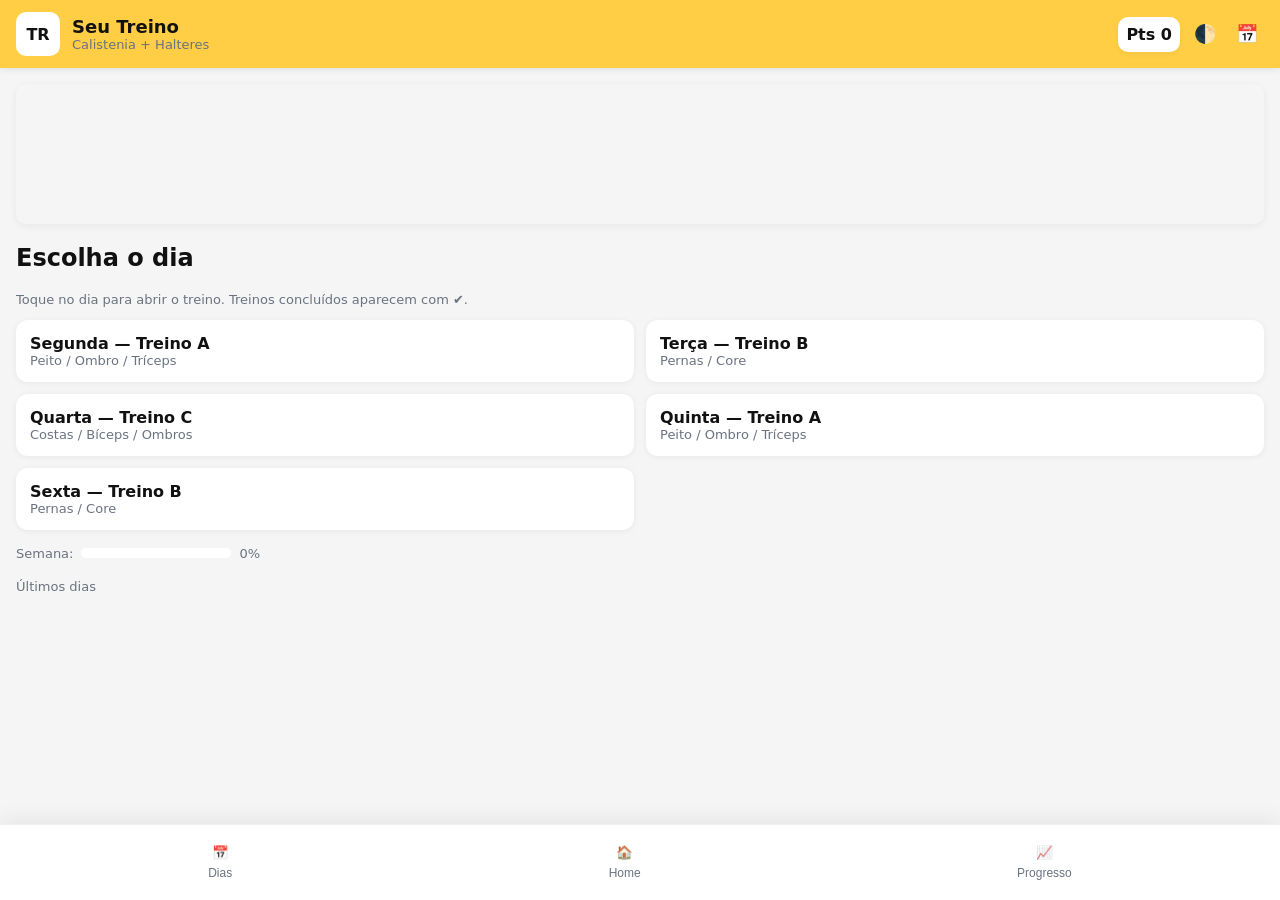
<file: index.html>
<!doctype html>
<html lang="pt-BR">
<head>
<meta charset="utf-8" />
<meta name="viewport" content="width=device-width,initial-scale=1" />
<title>Treinos — Home</title>
<style>
:root{
  --primary:#ffce45; --primary-600:#e0b000;
  --bg:#f5f5f5; --card:#fff; --text:#111; --muted:#6b7280;
  --glass: rgba(0,0,0,0.04);
  --success:#34d399;
}
*{box-sizing:border-box}
body{margin:0;font-family:Inter, system-ui, Arial;background:var(--bg);color:var(--text);-webkit-font-smoothing:antialiased}
.header{
  background:var(--primary);padding:12px 16px;display:flex;align-items:center;justify-content:space-between;gap:12px;box-shadow:0 2px 6px rgba(0,0,0,0.08)
}
.brand{display:flex;gap:12px;align-items:center}
.logo{width:44px;height:44px;border-radius:10px;background:#fff;display:flex;align-items:center;justify-content:center;font-weight:800}
.title{font-size:18px;font-weight:800}
.small{font-size:13px;color:var(--muted)}
.container{padding:16px;padding-bottom:120px}
.banner{height:140px;border-radius:10px;background:url('https://s.zst.com.br/cms-assets/2022/02/treino-funcional-1.webp') center/cover;box-shadow:0 2px 8px rgba(0,0,0,0.06);margin-bottom:14px}
.grid{display:grid;grid-template-columns:1fr;gap:12px}
.card{background:var(--card);padding:14px;border-radius:12px;box-shadow:0 1px 6px rgba(0,0,0,0.06);cursor:pointer;display:flex;justify-content:space-between;align-items:center;gap:12px;transition:transform .12s, box-shadow .12s}
.card:hover{transform:translateY(-4px);box-shadow:0 8px 18px rgba(0,0,0,0.08)}
.card h3{margin:0;font-size:16px}
.check{font-weight:800;color:var(--success);margin-left:8px}
.meta{font-size:13px;color:var(--muted)}
.top-controls{display:flex;gap:8px;align-items:center}
.icon-btn{background:transparent;border:none;font-size:18px;padding:6px;border-radius:8px;cursor:pointer}
.icon-btn:focus{outline:2px solid rgba(0,0,0,0.06)}
.bottom-nav{position:fixed;left:0;right:0;bottom:0;height:76px;background:#fff;border-top:1px solid rgba(0,0,0,0.06);display:flex;align-items:center;justify-content:space-around;padding:8px 20px;box-shadow:0 -6px 20px rgba(0,0,0,0.06)}
.nav-button{display:flex;flex-direction:column;align-items:center;border:none;background:transparent;cursor:pointer;gap:6px}
.nav-button span{font-size:12px;color:var(--muted)}
.kpi{display:flex;gap:10px;align-items:center}
.kpi .pill{background:#fff;padding:8px;border-radius:10px;box-shadow:0 2px 6px rgba(0,0,0,0.04);font-weight:700}

.modal-backdrop{position:fixed;inset:0;background:rgba(2,6,23,0.5);display:none;align-items:center;justify-content:center;z-index:1200}
.modal{width:92%;max-width:420px;background:#fff;border-radius:12px;padding:16px;box-shadow:0 10px 30px rgba(0,0,0,0.4)}
.modal h3{margin:0 0 6px}
.day-list{display:flex;flex-direction:column;gap:8px;margin-top:10px}
.day-item{padding:10px;border-radius:10px;background:var(--bg);border:1px solid rgba(0,0,0,0.03);cursor:pointer;text-align:left;display:flex;justify-content:space-between;align-items:center}
.close-btn{margin-top:12px;padding:10px;border-radius:10px;border:none;background:var(--primary);font-weight:700;color:#000;cursor:pointer;width:100%}

/* history widget */
.history{margin-top:12px;display:flex;gap:8px;flex-wrap:wrap}
.hist-item{width:44px;height:44px;border-radius:8px;background:#fff;display:flex;align-items:center;justify-content:center;box-shadow:0 2px 6px rgba(0,0,0,0.05);font-weight:700}

/* progress scoreboard */
.scoreboard{margin-top:14px;display:flex;gap:8px;align-items:center;flex-wrap:wrap}
.progress-bar{height:10px;background:linear-gradient(90deg,#fff,#fff);border-radius:8px;overflow:hidden;width:150px}
.progress-fill{height:100%;background:linear-gradient(90deg,var(--primary),var(--primary-600));width:0%;transition:width .4s}

/* loading screen */
#loadingScreen{position:fixed;inset:0;background:#fff;display:flex;align-items:center;justify-content:center;font-size:20px;font-weight:700;z-index:1300}

/* dark mode */
body.dark{background:#0b1220;color:#e6eef6}
body.dark .card{background:#071428}
body.dark .banner{filter:grayscale(.3)brightness(.7)}
body.dark .modal{background:#071428;color:#e6eef6}
body.dark header{background:#111827;color:#fff}
body.dark .close-btn{background:var(--primary)}

@media(min-width:720px){.grid{grid-template-columns:repeat(2,1fr)}}
</style>
</head>
<body>

<div id="loadingScreen">Carregando treino...</div>

<header class="header">
  <div class="brand">
    <div class="logo">TR</div>
    <div>
      <div class="title">Seu Treino</div>
      <div class="small">Calistenia + Halteres</div>
    </div>
  </div>

  <div class="top-controls">
    <div class="kpi">
      <div class="pill" id="pointsPill">Pts 0</div>
    </div>
    <button class="icon-btn" id="themeToggle" title="Modo escuro">🌓</button>
    <button class="icon-btn" id="openCalendar" title="Calendário">📅</button>
  </div>
</header>

<main class="container">
  <div class="banner" aria-hidden></div>

  <h2>Escolha o dia</h2>
  <p class="small">Toque no dia para abrir o treino. Treinos concluídos aparecem com ✔.</p>

  <div class="grid" id="daysGrid">
    <div class="card" data-day="segunda"><div><h3>Segunda — Treino A <span id="check-segunda" class="check"></span></h3><div class="meta">Peito / Ombro / Tríceps</div></div><div class="meta" id="meta-segunda"></div></div>
    <div class="card" data-day="terca"><div><h3>Terça — Treino B <span id="check-terca" class="check"></span></h3><div class="meta">Pernas / Core</div></div><div class="meta" id="meta-terca"></div></div>
    <div class="card" data-day="quarta"><div><h3>Quarta — Treino C <span id="check-quarta" class="check"></span></h3><div class="meta">Costas / Bíceps / Ombros</div></div><div class="meta" id="meta-quarta"></div></div>
    <div class="card" data-day="quinta"><div><h3>Quinta — Treino A <span id="check-quinta" class="check"></span></h3><div class="meta">Peito / Ombro / Tríceps</div></div><div class="meta" id="meta-quinta"></div></div>
    <div class="card" data-day="sexta"><div><h3>Sexta — Treino B <span id="check-sexta" class="check"></span></h3><div class="meta">Pernas / Core</div></div><div class="meta" id="meta-sexta"></div></div>
  </div>

  <div class="scoreboard" style="margin-top:16px">
    <div class="small">Semana:</div>
    <div class="progress-bar" title="Progresso semanal"><div class="progress-fill" id="weekFill"></div></div>
    <div class="small" id="weekPercent">0%</div>
  </div>

  <div style="margin-top:18px">
    <div class="small">Últimos dias</div>
    <div class="history" id="historyWrap" aria-live="polite"></div>
  </div>
</main>

<!-- bottom nav -->
<nav class="bottom-nav" aria-label="Navegação inferior">
  <button class="nav-button" id="btnDays" title="Abra dias">📅<span>Dias</span></button>
  <button class="nav-button" id="btnHome" title="Home">🏠<span>Home</span></button>
  <button class="nav-button" id="btnProgress" title="Progresso">📈<span>Progresso</span></button>
</nav>

<!-- modal: days -->
<div id="modal" class="modal-backdrop" role="dialog" aria-hidden="true">
  <div class="modal">
    <h3>Escolher dia</h3>
    <p class="small">Selecione um dia para ver o treino:</p>
    <div class="day-list" id="modalDays">
      <div class="day-item" data-day="segunda">Segunda — A <span class="meta"> </span></div>
      <div class="day-item" data-day="terca">Terça — B</div>
      <div class="day-item" data-day="quarta">Quarta — C</div>
      <div class="day-item" data-day="quinta">Quinta — A</div>
      <div class="day-item" data-day="sexta">Sexta — B</div>
    </div>
    <button class="close-btn" id="closeModal">Fechar</button>
  </div>
</div>

<!-- calendar modal -->
<div id="calendarModal" class="modal-backdrop" role="dialog" aria-hidden="true">
  <div class="modal" id="calendarBox">
    <h3>Calendário & Histórico</h3>
    <p class="small">Dias marcados mostram quando você treinou.</p>
    <div id="calendarGrid" style="display:grid;grid-template-columns:repeat(7,1fr);gap:6px;margin-top:10px"></div>
    <button class="close-btn" id="closeCal">Fechar</button>
  </div>
</div>

<script>
/* ---------- Utilities & state ---------- */
const STORAGE = {
  DONE: 'treinosConcluidos_v2',
  EXERCISES: 'exercisesDone_v2',
  HISTORY: 'history_v2',
  THEME: 'theme_v2',
  POINTS: 'points_v2'
};

function $(sel){return document.querySelector(sel)}
function $all(sel){return Array.from(document.querySelectorAll(sel))}

function nowYMD(d=new Date()){
  return `${d.getFullYear()}-${String(d.getMonth()+1).padStart(2,'0')}-${String(d.getDate()).padStart(2,'0')}`;
}

/* ---------- loading screen ---------- */
window.addEventListener('load', ()=>{
  setTimeout(()=>{ $('#loadingScreen').style.display='none' }, 700);
});

/* ---------- theme toggle ---------- */
function setTheme(t){
  if(t==='dark') document.body.classList.add('dark'); else document.body.classList.remove('dark');
  localStorage.setItem(STORAGE.THEME, t);
}
const savedTheme = localStorage.getItem(STORAGE.THEME) || 'light';
setTheme(savedTheme);
$('#themeToggle').addEventListener('click', ()=>{
  const next = document.body.classList.contains('dark') ? 'light' : 'dark';
  setTheme(next);
});

/* ---------- days open ---------- */
function openDay(day){
  // open dynamic page train.html?day=...
  window.location.href = `train.html?day=${encodeURIComponent(day)}`;
}

/* attach cards */
$all('.card').forEach(c=>{
  c.addEventListener('click', ()=> openDay(c.dataset.day));
});

/* modal controls */
document.getElementById('btnDays').addEventListener('click', () => {
  showModal();
});

document.getElementById('btnHome').addEventListener('click', () => {
  window.scrollTo({ top: 0, behavior: 'smooth' });
});

document.getElementById('btnProgress').addEventListener('click', () => {
  window.location.href = 'progresso.html';
});


$('#openCalendar').addEventListener('click', ()=> openCalendar());
$('#closeModal').addEventListener('click', ()=> hideModal());
$('#closeCal').addEventListener('click', ()=> hideCalendar());
$('#modal .day-item').forEach = Array.prototype.forEach; // safety
$all('#modal .day-item').forEach(it=>it.addEventListener('click', ()=>{ openDay(it.dataset.day); hideModal(); }));

function showModal(){ $('#modal').style.display='flex'; $('#modal').setAttribute('aria-hidden','false'); }
function hideModal(){ $('#modal').style.display='none'; $('#modal').setAttribute('aria-hidden','true'); }

/* ---------- history / points / weekly progress ---------- */
function loadPoints(){ return Number(localStorage.getItem(STORAGE.POINTS) || 0); }
function savePoints(p){ localStorage.setItem(STORAGE.POINTS, String(p)); updatePointsUI(); }
function updatePointsUI(){ $('#pointsPill').innerText = 'Pts ' + loadPoints(); }

/* weekly progress */
function loadDone(){ return JSON.parse(localStorage.getItem(STORAGE.DONE) || '{}'); }
function saveDone(obj){ localStorage.setItem(STORAGE.DONE, JSON.stringify(obj)); renderChecks(); renderWeekProgress(); renderHistory(); }

function markDoneFor(day){
  const d = loadDone(); d[day]=true; saveDone(d);
  // append to history
  const history = JSON.parse(localStorage.getItem(STORAGE.HISTORY)||'[]');
  history.unshift({day:day,date:nowYMD()});
  localStorage.setItem(STORAGE.HISTORY, JSON.stringify(history.slice(0,60)));
  // add points
  savePoints(loadPoints()+10);
}

/* render checks on cards */
function renderChecks(){
  const done = loadDone();
  ['segunda','terca','quarta','quinta','sexta'].forEach(d=>{
    const el = $('#check-'+d);
    if(!el) return;
    el.innerText = done[d] ? '✔' : '';
  });
}

/* week progress: percent of 5 days completed */
function renderWeekProgress(){
  const done = loadDone();
  const total = 5;
  let count=0; ['segunda','terca','quarta','quinta','sexta'].forEach(d=>{ if(done[d]) count++});
  const pct = Math.round((count/total)*100);
  $('#weekFill').style.width = pct + '%';
  $('#weekPercent').innerText = pct + '%';
}

/* history small view */
function renderHistory(){
  const histWrap = $('#historyWrap'); histWrap.innerHTML='';
  const history = JSON.parse(localStorage.getItem(STORAGE.HISTORY)||'[]');
  // show last 8 days
  history.slice(0,8).forEach(h=>{
    const el = document.createElement('div'); el.className='hist-item';
    el.title = `${h.day} — ${h.date}`;
    el.innerText = h.day.charAt(0).toUpperCase();
    histWrap.appendChild(el);
  });
}

/* build calendar modal (month view) */
function openCalendar(){
  const cal = $('#calendarGrid'); cal.innerHTML='';
  const now = new Date(); const year=now.getFullYear(), month=now.getMonth();
  const first = new Date(year,month,1); const startWeek = first.getDay(); // 0 Sun
  const daysInMonth = new Date(year,month+1,0).getDate();
  // add blanks to align Monday-first visually rotate so Mon is first — we'll accept Sun-first to keep simple
  for(let i=0;i<startWeek;i++){ const b=document.createElement('div'); cal.appendChild(b); }
  const history = JSON.parse(localStorage.getItem(STORAGE.HISTORY)||'[]').map(h=>h.date);
  for(let d=1; d<=daysInMonth; d++){
    const ymd = `${year}-${String(month+1).padStart(2,'0')}-${String(d).padStart(2,'0')}`;
    const cell = document.createElement('div'); cell.style.padding='8px'; cell.style.borderRadius='8px'; cell.style.textAlign='center';
    cell.style.background = history.includes(ymd) ? 'linear-gradient(90deg,var(--primary),var(--primary-600))' : '#fff';
    cell.style.color = history.includes(ymd) ? '#000' : '#000';
    cell.innerText = d;
    cal.appendChild(cell);
  }
  $('#calendarModal').style.display='flex'; $('#calendarModal').setAttribute('aria-hidden','false');
}
function hideCalendar(){ $('#calendarModal').style.display='none'; $('#calendarModal').setAttribute('aria-hidden','true'); }

/* init UI */
updatePointsUI(); renderChecks(); renderWeekProgress(); renderHistory();

/* Listen for messages from train.html (postMessage) — mark day done when train signals completion */
window.addEventListener('message',(ev)=>{
  if(!ev.data) return;
  if(ev.data.type === 'treinoConcluido' && ev.data.day){
    markDoneFor(ev.data.day);
    renderChecks();
    renderWeekProgress();
  }
}, false);

/* keyboard shortcuts (desktop) */
window.addEventListener('keydown', (e)=>{
  if((e.ctrlKey||e.metaKey) && e.key.toLowerCase()==='k'){ setTheme(document.body.classList.contains('dark') ? 'light' : 'dark') }
});
</script>
</body>
</html>
</file>
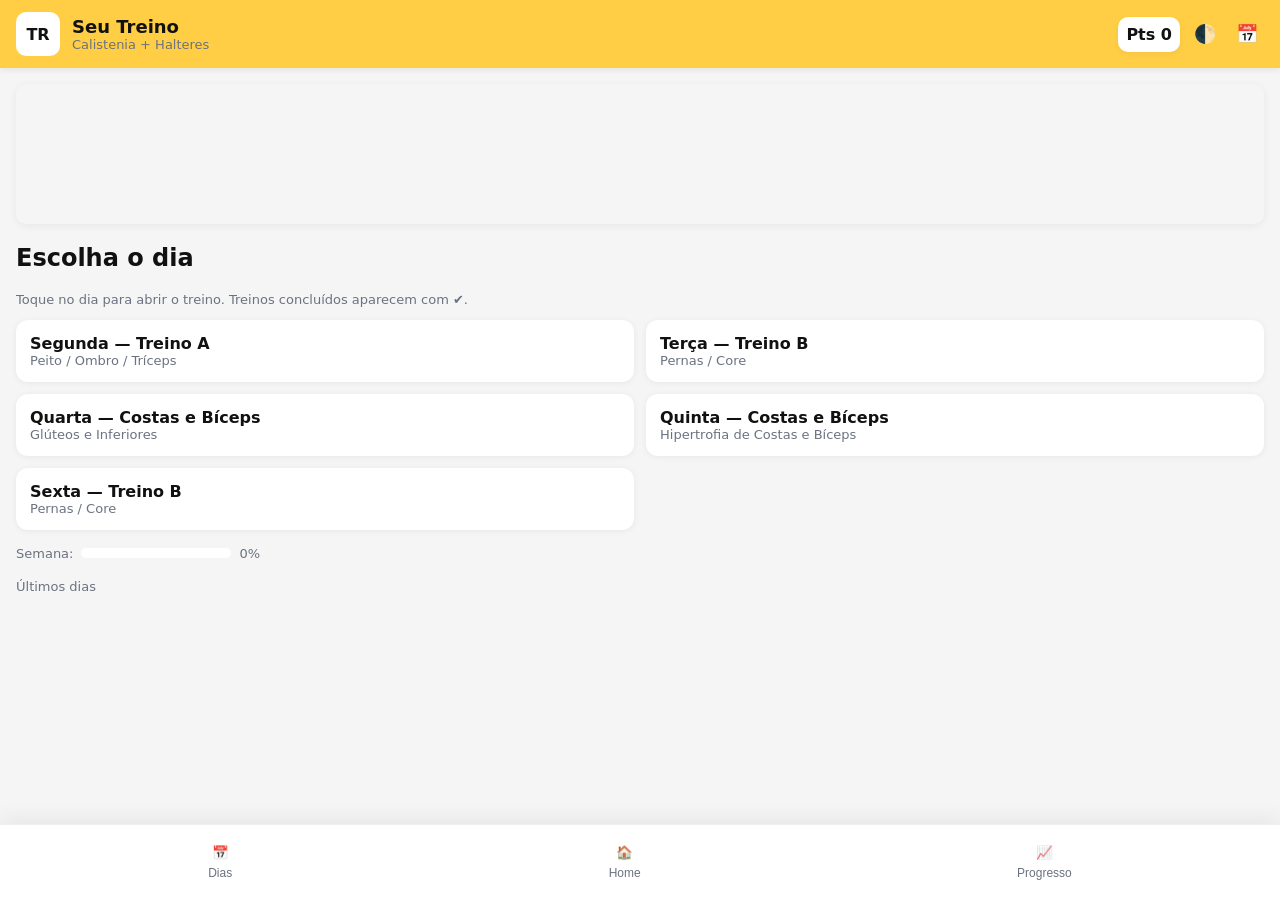
<file: fitbrother/bruna/index.html>
<!doctype html>
<html lang="pt-BR">
<head>
<meta charset="utf-8" />
<meta name="viewport" content="width=device-width,initial-scale=1" />
<title>Treinos — Home</title>
<style>
:root{
  --primary:#ffce45; --primary-600:#e0b000;
  --bg:#f5f5f5; --card:#fff; --text:#111; --muted:#6b7280;
  --glass: rgba(0,0,0,0.04);
  --success:#34d399;
}
*{box-sizing:border-box}
body{margin:0;font-family:Inter, system-ui, Arial;background:var(--bg);color:var(--text);-webkit-font-smoothing:antialiased}
.header{
  background:var(--primary);padding:12px 16px;display:flex;align-items:center;justify-content:space-between;gap:12px;box-shadow:0 2px 6px rgba(0,0,0,0.08)
}
.brand{display:flex;gap:12px;align-items:center}
.logo{width:44px;height:44px;border-radius:10px;background:#fff;display:flex;align-items:center;justify-content:center;font-weight:800}
.title{font-size:18px;font-weight:800}
.small{font-size:13px;color:var(--muted)}
.container{padding:16px;padding-bottom:120px}
.banner{height:140px;border-radius:10px;background:url('https://images.pexels.com/photos/64775/pexels-photo-64775.jpeg') center/cover;box-shadow:0 2px 8px rgba(0,0,0,0.06);margin-bottom:14px}
.grid{display:grid;grid-template-columns:1fr;gap:12px}
.card{background:var(--card);padding:14px;border-radius:12px;box-shadow:0 1px 6px rgba(0,0,0,0.06);cursor:pointer;display:flex;justify-content:space-between;align-items:center;gap:12px;transition:transform .12s, box-shadow .12s}
.card:hover{transform:translateY(-4px);box-shadow:0 8px 18px rgba(0,0,0,0.08)}
.card h3{margin:0;font-size:16px}
.check{font-weight:800;color:var(--success);margin-left:8px}
.meta{font-size:13px;color:var(--muted)}
.top-controls{display:flex;gap:8px;align-items:center}
.icon-btn{background:transparent;border:none;font-size:18px;padding:6px;border-radius:8px;cursor:pointer}
.icon-btn:focus{outline:2px solid rgba(0,0,0,0.06)}
.bottom-nav{position:fixed;left:0;right:0;bottom:0;height:76px;background:#fff;border-top:1px solid rgba(0,0,0,0.06);display:flex;align-items:center;justify-content:space-around;padding:8px 20px;box-shadow:0 -6px 20px rgba(0,0,0,0.06)}
.nav-button{display:flex;flex-direction:column;align-items:center;border:none;background:transparent;cursor:pointer;gap:6px}
.nav-button span{font-size:12px;color:var(--muted)}
.kpi{display:flex;gap:10px;align-items:center}
.kpi .pill{background:#fff;padding:8px;border-radius:10px;box-shadow:0 2px 6px rgba(0,0,0,0.04);font-weight:700}

.modal-backdrop{position:fixed;inset:0;background:rgba(2,6,23,0.5);display:none;align-items:center;justify-content:center;z-index:1200}
.modal{width:92%;max-width:420px;background:#fff;border-radius:12px;padding:16px;box-shadow:0 10px 30px rgba(0,0,0,0.4)}
.modal h3{margin:0 0 6px}
.day-list{display:flex;flex-direction:column;gap:8px;margin-top:10px}
.day-item{padding:10px;border-radius:10px;background:var(--bg);border:1px solid rgba(0,0,0,0.03);cursor:pointer;text-align:left;display:flex;justify-content:space-between;align-items:center}
.close-btn{margin-top:12px;padding:10px;border-radius:10px;border:none;background:var(--primary);font-weight:700;color:#000;cursor:pointer;width:100%}

/* history widget */
.history{margin-top:12px;display:flex;gap:8px;flex-wrap:wrap}
.hist-item{width:44px;height:44px;border-radius:8px;background:#fff;display:flex;align-items:center;justify-content:center;box-shadow:0 2px 6px rgba(0,0,0,0.05);font-weight:700}

/* progress scoreboard */
.scoreboard{margin-top:14px;display:flex;gap:8px;align-items:center;flex-wrap:wrap}
.progress-bar{height:10px;background:linear-gradient(90deg,#fff,#fff);border-radius:8px;overflow:hidden;width:150px}
.progress-fill{height:100%;background:linear-gradient(90deg,var(--primary),var(--primary-600));width:0%;transition:width .4s}

/* loading screen */
#loadingScreen{position:fixed;inset:0;background:#fff;display:flex;align-items:center;justify-content:center;font-size:20px;font-weight:700;z-index:1300}

/* dark mode */
body.dark{background:#0b1220;color:#e6eef6}
body.dark .card{background:#071428}
body.dark .banner{filter:grayscale(.3)brightness(.7)}
body.dark .modal{background:#071428;color:#e6eef6}
body.dark header{background:#111827;color:#fff}
body.dark .close-btn{background:var(--primary)}

@media(min-width:720px){.grid{grid-template-columns:repeat(2,1fr)}}
</style>
</head>
<body>

<div id="loadingScreen">Carregando treino...</div>

<header class="header">
  <div class="brand">
    <div class="logo">TR</div>
    <div>
      <div class="title">Seu Treino</div>
      <div class="small">Calistenia + Halteres</div>
    </div>
  </div>

  <div class="top-controls">
    <div class="kpi">
      <div class="pill" id="pointsPill">Pts 0</div>
    </div>
    <button class="icon-btn" id="themeToggle" title="Modo escuro">🌓</button>
    <button class="icon-btn" id="openCalendar" title="Calendário">📅</button>
  </div>
</header>

<main class="container">
  <div class="banner" aria-hidden></div>

  <h2>Escolha o dia</h2>
  <p class="small">Toque no dia para abrir o treino. Treinos concluídos aparecem com ✔.</p>

  <div class="grid" id="daysGrid">
    <div class="card" data-day="segunda"><div><h3>Segunda — Treino A <span id="check-segunda" class="check"></span></h3><div class="meta">Peito / Ombro / Tríceps</div></div><div class="meta" id="meta-segunda"></div></div>
    <div class="card" data-day="terca"><div><h3>Terça — Treino B <span id="check-terca" class="check"></span></h3><div class="meta">Pernas / Core</div></div><div class="meta" id="meta-terca"></div></div>
    <div class="card" data-day="quarta"><div><h3>Quarta — Costas e Bíceps <span id="check-quarta" class="check"></span></h3><div class="meta">Glúteos e Inferiores</div></div><div class="meta" id="meta-quarta"></div></div>
    <div class="card" data-day="quinta"><div><h3>Quinta — Costas e Bíceps <span id="check-quinta" class="check"></span></h3><div class="meta">Hipertrofia de Costas e Bíceps</div></div><div class="meta" id="meta-quinta"></div></div>
    <div class="card" data-day="sexta"><div><h3>Sexta — Treino B <span id="check-sexta" class="check"></span></h3><div class="meta">Pernas / Core</div></div><div class="meta" id="meta-sexta"></div></div>
  </div>

  <div class="scoreboard" style="margin-top:16px">
    <div class="small">Semana:</div>
    <div class="progress-bar" title="Progresso semanal"><div class="progress-fill" id="weekFill"></div></div>
    <div class="small" id="weekPercent">0%</div>
  </div>

  <div style="margin-top:18px">
    <div class="small">Últimos dias</div>
    <div class="history" id="historyWrap" aria-live="polite"></div>
  </div>
</main>

<!-- bottom nav -->
<nav class="bottom-nav" aria-label="Navegação inferior">
  <button class="nav-button" id="btnDays" title="Abra dias">📅<span>Dias</span></button>
  <button class="nav-button" id="btnHome" title="Home">🏠<span>Home</span></button>
  <button class="nav-button" id="btnProgress" title="Progresso">📈<span>Progresso</span></button>
</nav>

<!-- modal: days -->
<div id="modal" class="modal-backdrop" role="dialog" aria-hidden="true">
  <div class="modal">
    <h3>Escolher dia</h3>
    <p class="small">Selecione um dia para ver o treino:</p>
    <div class="day-list" id="modalDays">
      <div class="day-item" data-day="segunda">Segunda — A <span class="meta"> </span></div>
      <div class="day-item" data-day="terca">Terça — B</div>
      <div class="day-item" data-day="quarta">Quarta — C</div>
      <div class="day-item" data-day="quinta">Quinta — A</div>
      <div class="day-item" data-day="sexta">Sexta — B</div>
    </div>
    <button class="close-btn" id="closeModal">Fechar</button>
  </div>
</div>

<!-- calendar modal -->
<div id="calendarModal" class="modal-backdrop" role="dialog" aria-hidden="true">
  <div class="modal" id="calendarBox">
    <h3>Calendário & Histórico</h3>
    <p class="small">Dias marcados mostram quando você treinou.</p>
    <div id="calendarGrid" style="display:grid;grid-template-columns:repeat(7,1fr);gap:6px;margin-top:10px"></div>
    <button class="close-btn" id="closeCal">Fechar</button>
  </div>
</div>

<script>
/* ---------- Utilities & state ---------- */
const STORAGE = {
  DONE: 'treinosConcluidos_v2',
  EXERCISES: 'exercisesDone_v2',
  HISTORY: 'history_v2',
  THEME: 'theme_v2',
  POINTS: 'points_v2'
};

function $(sel){return document.querySelector(sel)}
function $all(sel){return Array.from(document.querySelectorAll(sel))}

function nowYMD(d=new Date()){
  return `${d.getFullYear()}-${String(d.getMonth()+1).padStart(2,'0')}-${String(d.getDate()).padStart(2,'0')}`;
}

/* ---------- loading screen ---------- */
window.addEventListener('load', ()=>{
  setTimeout(()=>{ $('#loadingScreen').style.display='none' }, 700);
});

/* ---------- theme toggle ---------- */
function setTheme(t){
  if(t==='dark') document.body.classList.add('dark'); else document.body.classList.remove('dark');
  localStorage.setItem(STORAGE.THEME, t);
}
const savedTheme = localStorage.getItem(STORAGE.THEME) || 'light';
setTheme(savedTheme);
$('#themeToggle').addEventListener('click', ()=>{
  const next = document.body.classList.contains('dark') ? 'light' : 'dark';
  setTheme(next);
});

/* ---------- days open ---------- */
function openDay(day){
  // open dynamic page train.html?day=...
  window.location.href = `train.html?day=${encodeURIComponent(day)}`;
}

/* attach cards */
$all('.card').forEach(c=>{
  c.addEventListener('click', ()=> openDay(c.dataset.day));
});

/* modal controls */
document.getElementById('btnDays').addEventListener('click', () => {
  showModal();
});

document.getElementById('btnHome').addEventListener('click', () => {
  window.scrollTo({ top: 0, behavior: 'smooth' });
});

document.getElementById('btnProgress').addEventListener('click', () => {
  window.location.href = 'progresso.html';
});


$('#openCalendar').addEventListener('click', ()=> openCalendar());
$('#closeModal').addEventListener('click', ()=> hideModal());
$('#closeCal').addEventListener('click', ()=> hideCalendar());
$('#modal .day-item').forEach = Array.prototype.forEach; // safety
$all('#modal .day-item').forEach(it=>it.addEventListener('click', ()=>{ openDay(it.dataset.day); hideModal(); }));

function showModal(){ $('#modal').style.display='flex'; $('#modal').setAttribute('aria-hidden','false'); }
function hideModal(){ $('#modal').style.display='none'; $('#modal').setAttribute('aria-hidden','true'); }

/* ---------- history / points / weekly progress ---------- */
function loadPoints(){ return Number(localStorage.getItem(STORAGE.POINTS) || 0); }
function savePoints(p){ localStorage.setItem(STORAGE.POINTS, String(p)); updatePointsUI(); }
function updatePointsUI(){ $('#pointsPill').innerText = 'Pts ' + loadPoints(); }

/* weekly progress */
function loadDone(){ return JSON.parse(localStorage.getItem(STORAGE.DONE) || '{}'); }
function saveDone(obj){ localStorage.setItem(STORAGE.DONE, JSON.stringify(obj)); renderChecks(); renderWeekProgress(); renderHistory(); }

function markDoneFor(day){
  const d = loadDone(); d[day]=true; saveDone(d);
  // append to history
  const history = JSON.parse(localStorage.getItem(STORAGE.HISTORY)||'[]');
  history.unshift({day:day,date:nowYMD()});
  localStorage.setItem(STORAGE.HISTORY, JSON.stringify(history.slice(0,60)));
  // add points
  savePoints(loadPoints()+10);
}

/* render checks on cards */
function renderChecks(){
  const done = loadDone();
  ['segunda','terca','quarta','quinta','sexta'].forEach(d=>{
    const el = $('#check-'+d);
    if(!el) return;
    el.innerText = done[d] ? '✔' : '';
  });
}

/* week progress: percent of 5 days completed */
function renderWeekProgress(){
  const done = loadDone();
  const total = 5;
  let count=0; ['segunda','terca','quarta','quinta','sexta'].forEach(d=>{ if(done[d]) count++});
  const pct = Math.round((count/total)*100);
  $('#weekFill').style.width = pct + '%';
  $('#weekPercent').innerText = pct + '%';
}

/* history small view */
function renderHistory(){
  const histWrap = $('#historyWrap'); histWrap.innerHTML='';
  const history = JSON.parse(localStorage.getItem(STORAGE.HISTORY)||'[]');
  // show last 8 days
  history.slice(0,8).forEach(h=>{
    const el = document.createElement('div'); el.className='hist-item';
    el.title = `${h.day} — ${h.date}`;
    el.innerText = h.day.charAt(0).toUpperCase();
    histWrap.appendChild(el);
  });
}

/* build calendar modal (month view) */
function openCalendar(){
  const cal = $('#calendarGrid'); cal.innerHTML='';
  const now = new Date(); const year=now.getFullYear(), month=now.getMonth();
  const first = new Date(year,month,1); const startWeek = first.getDay(); // 0 Sun
  const daysInMonth = new Date(year,month+1,0).getDate();
  // add blanks to align Monday-first visually rotate so Mon is first — we'll accept Sun-first to keep simple
  for(let i=0;i<startWeek;i++){ const b=document.createElement('div'); cal.appendChild(b); }
  const history = JSON.parse(localStorage.getItem(STORAGE.HISTORY)||'[]').map(h=>h.date);
  for(let d=1; d<=daysInMonth; d++){
    const ymd = `${year}-${String(month+1).padStart(2,'0')}-${String(d).padStart(2,'0')}`;
    const cell = document.createElement('div'); cell.style.padding='8px'; cell.style.borderRadius='8px'; cell.style.textAlign='center';
    cell.style.background = history.includes(ymd) ? 'linear-gradient(90deg,var(--primary),var(--primary-600))' : '#fff';
    cell.style.color = history.includes(ymd) ? '#000' : '#000';
    cell.innerText = d;
    cal.appendChild(cell);
  }
  $('#calendarModal').style.display='flex'; $('#calendarModal').setAttribute('aria-hidden','false');
}
function hideCalendar(){ $('#calendarModal').style.display='none'; $('#calendarModal').setAttribute('aria-hidden','true'); }

/* init UI */
updatePointsUI(); renderChecks(); renderWeekProgress(); renderHistory();

/* Listen for messages from train.html (postMessage) — mark day done when train signals completion */
window.addEventListener('message',(ev)=>{
  if(!ev.data) return;
  if(ev.data.type === 'treinoConcluido' && ev.data.day){
    markDoneFor(ev.data.day);
    renderChecks();
    renderWeekProgress();
  }
}, false);

/* keyboard shortcuts (desktop) */
window.addEventListener('keydown', (e)=>{
  if((e.ctrlKey||e.metaKey) && e.key.toLowerCase()==='k'){ setTheme(document.body.classList.contains('dark') ? 'light' : 'dark') }
});
</script>
</body>
</html>
</file>
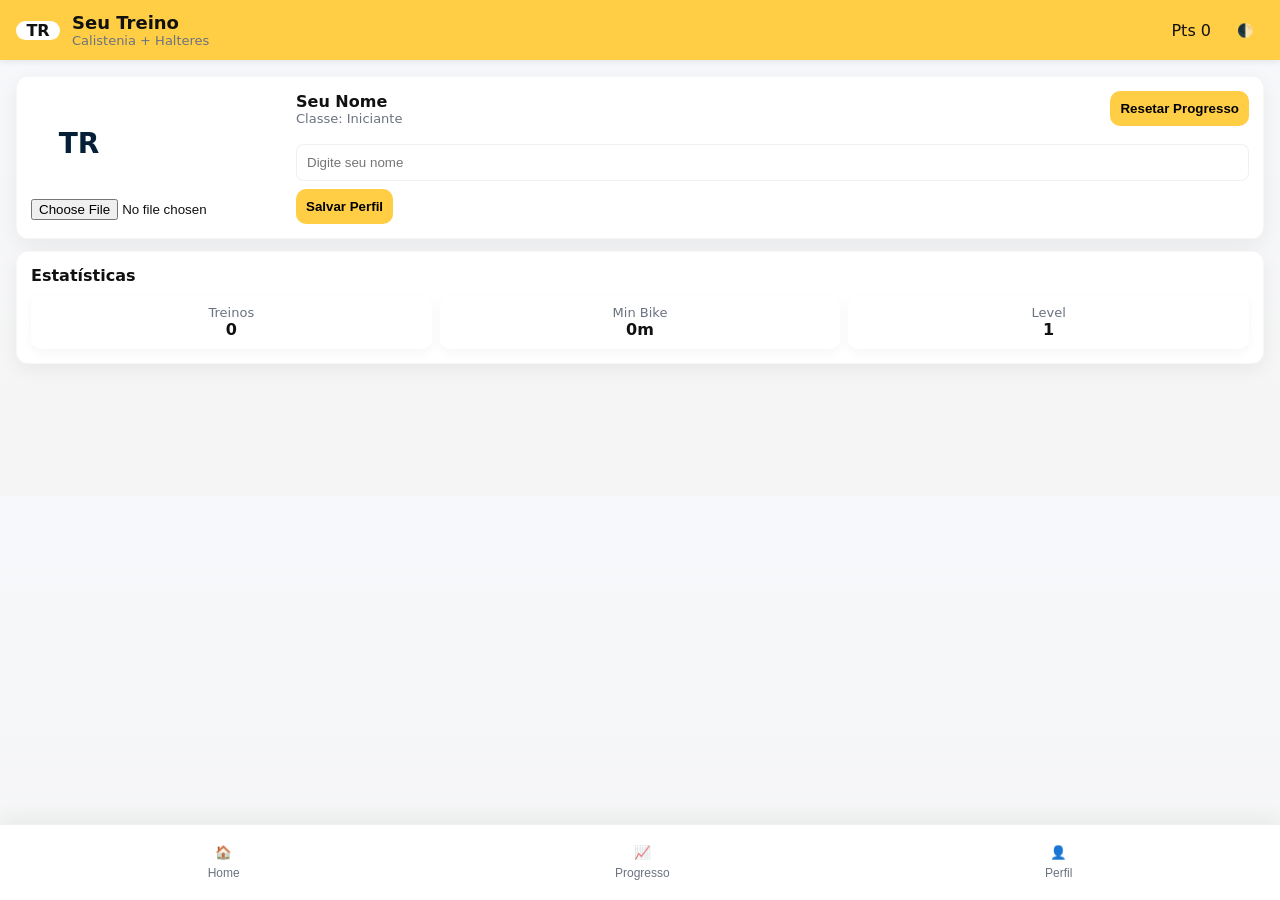
<file: perfil.html>
<!doctype html>
<html lang="pt-BR">
<head>
<meta charset="utf-8" />
<meta name="viewport" content="width=device-width,initial-scale=1" />
<title>Perfil — Seu Treino</title>
<style>
:root{
  --primary:#ffce45;
  --primary-600:#e0b000;
  --bg:#f5f5f5;
  --card:#fff;
  --text:#111;
  --muted:#6b7280;
  --glass: rgba(255,255,255,0.6);
  --shadow: 0 6px 20px rgba(0,0,0,0.06);
}
*{box-sizing:border-box}
body{margin:0;font-family:Inter, system-ui, Arial;background:linear-gradient(180deg,#f7f8fb,var(--bg));color:var(--text);-webkit-font-smoothing:antialiased}
.header{
  background:var(--primary);padding:12px 16px;display:flex;align-items:center;justify-content:space-between;gap:12px;box-shadow:0 2px 6px rgba(0,0,0,0.08)
}
.brand{display:flex;gap:12px;align-items:center}
.logo{width:44px;height:44;border-radius:10px;background:#fff;display:flex;align-items:center;justify-content:center;font-weight:800}
.title{font-size:18px;font-weight:800}
.small{font-size:13px;color:var(--muted)}
.container{padding:16px;padding-bottom:120px}
.panel{background:var(--card);padding:14px;border-radius:12px;margin-bottom:12px;box-shadow:var(--shadow);border:1px solid rgba(0,0,0,0.03)}
.avatar{width:96px;height:96px;border-radius:999px;background:#fff;display:flex;align-items:center;justify-content:center;color:#052036;font-weight:900;font-size:28px}
.input{width:100%;padding:10px;border-radius:8px;border:1px solid rgba(0,0,0,0.06);margin-top:8px}
.btn{padding:10px;border-radius:10px;background:var(--primary);color:#000;border:none;font-weight:800;cursor:pointer}
.stat-grid{display:grid;grid-template-columns:repeat(3,1fr);gap:8px;margin-top:10px}
.stat{background:#fff;padding:10px;border-radius:10px;text-align:center;box-shadow:0 4px 12px rgba(0,0,0,0.04)}
.bottom-nav{position:fixed;left:0;right:0;bottom:0;height:76px;background:#fff;border-top:1px solid rgba(0,0,0,0.06);display:flex;align-items:center;justify-content:space-around;padding:8px 20px;box-shadow:0 -6px 20px rgba(0,0,0,0.06)}
.nav-button{display:flex;flex-direction:column;align-items:center;border:none;background:transparent;cursor:pointer;gap:6px}
.nav-button span{font-size:12px;color:var(--muted)}
#loadingScreen{position:fixed;inset:0;background:#fff;display:flex;align-items:center;justify-content:center;font-size:20px;font-weight:700;z-index:1300}

/* dark mode */
body.dark{background:#0b1220;color:#e6eef6}
body.dark .panel{background:#071428;border:1px solid rgba(255,255,255,0.04)}
</style>
</head>
<body>
<div id="loadingScreen">Carregando perfil...</div>

<header class="header">
  <div class="brand">
    <div class="logo">TR</div>
    <div>
      <div class="title">Seu Treino</div>
      <div class="small">Calistenia + Halteres</div>
    </div>
  </div>

  <div style="display:flex;gap:8px;align-items:center">
    <div class="kpi">
      <div class="pill" id="pointsPill">Pts 0</div>
    </div>
    <button class="btn" id="themeToggle" style="padding:6px 10px;margin-left:8px">🌓</button>
  </div>
</header>

<main class="container">
  <div class="panel" style="display:flex;gap:12px;align-items:center">
    <div>
      <div id="avatar" class="avatar">TR</div>
      <input id="file" type="file" accept="image/*" style="margin-top:8px">
    </div>

    <div style="flex:1">
      <div style="display:flex;justify-content:space-between;align-items:center">
        <div>
          <div style="font-weight:800" id="displayName">Seu Nome</div>
          <div class="small" id="className">Classe: Iniciante</div>
        </div>
        <button id="resetBtn" class="btn">Resetar Progresso</button>
      </div>

      <div style="margin-top:10px">
        <input id="nameInput" class="input" placeholder="Digite seu nome">
        <button id="saveProfile" class="btn" style="margin-top:8px">Salvar Perfil</button>
      </div>
    </div>
  </div>

  <div class="panel">
    <div style="font-weight:800">Estatísticas</div>
    <div class="stat-grid" style="margin-top:10px">
      <div class="stat"><div class="small">Treinos</div><div style="font-weight:800" id="statTreinos">0</div></div>
      <div class="stat"><div class="small">Min Bike</div><div style="font-weight:800" id="statBike">0</div></div>
      <div class="stat"><div class="small">Level</div><div style="font-weight:800" id="statLevel">1</div></div>
    </div>
  </div>
</main>

<nav class="bottom-nav" aria-label="Navegação inferior">
  <button class="nav-button" id="navHome"><div class="ic">🏠</div><span>Home</span></button>
  <button class="nav-button" id="navProgress"><div class="ic">📈</div><span>Progresso</span></button>
  <button class="nav-button" id="navProfile"><div class="ic">👤</div><span>Perfil</span></button>
</nav>

<script>
/* helpers */
function $(sel){ return document.querySelector(sel); }
function $all(sel){ return Array.from(document.querySelectorAll(sel)); }

/* storage */
const PROF = 'profile_v1';
const STORAGE = { HISTORY: 'history_v2', POINTS: 'points_v2', GAMER: 'gamer_v1' };

/* loading */
window.addEventListener('load', ()=>{ setTimeout(()=>{ $('#loadingScreen').style.display='none'; }, 300); });

/* theme */
function setTheme(t){
  if(t==='dark') document.body.classList.add('dark'); else document.body.classList.remove('dark');
  localStorage.setItem('theme_v2', t);
}
const savedTheme = localStorage.getItem('theme_v2') || 'light';
setTheme(savedTheme);
$('#themeToggle').addEventListener('click', ()=> {
  const next = document.body.classList.contains('dark') ? 'light' : 'dark';
  setTheme(next);
});

/* nav */
$('#navHome').addEventListener('click', ()=> location.href='index.html');
$('#navProgress').addEventListener('click', ()=> location.href='progresso.html');
$('#navProfile').addEventListener('click', ()=> location.href='perfil.html');

/* profile functions */
function load(){ return JSON.parse(localStorage.getItem(PROF) || '{}'); }
function save(p){ localStorage.setItem(PROF, JSON.stringify(p)); }

function render(){
  const p = load();
  $('#displayName').innerText = p.name || 'Seu Nome';
  $('#nameInput').value = p.name || '';
  $('#className').innerText = 'Classe: ' + (p.className || 'Iniciante');
  $('#statTreinos').innerText = p.treinos || 0;
  $('#statBike').innerText = (p.bike||0) + 'm';
  $('#statLevel').innerText = p.level || 1;
  if(p.avatarData){
    const a = $('#avatar'); a.style.backgroundImage = `url(${p.avatarData})`; a.style.backgroundSize='cover'; a.innerText='';
  }
  $('#pointsPill').innerText = 'Pts ' + (Number(localStorage.getItem(STORAGE.POINTS) || 0));
}
render();

$('#saveProfile').addEventListener('click', ()=>{
  const p = load();
  p.name = $('#nameInput').value || 'Seu Nome';
  save(p); render(); alert('Perfil salvo');
});

/* avatar upload */
$('#file').addEventListener('change', (e)=>{
  const f = e.target.files[0];
  if(!f) return;
  const reader = new FileReader();
  reader.onload = ()=>{ const p = load(); p.avatarData = reader.result; save(p); render(); };
  reader.readAsDataURL(f);
});

/* reset */
$('#resetBtn').addEventListener('click', ()=>{
  if(!confirm('Resetar todo o progresso local?')) return;
  localStorage.removeItem('history_v2'); localStorage.removeItem('points_v2'); localStorage.removeItem('treinosConcluidos_v2'); localStorage.removeItem('exercise_done_v3'); localStorage.removeItem('bike_v2');
  const p = load(); p.treinos = 0; p.bike = 0; p.level = 1; save(p);
  // also reset gamer state
  localStorage.removeItem(STORAGE.GAMER);
  render(); alert('Progresso resetado');
});

/* sync some stats from home/gamer */
(function sync(){
  const history = JSON.parse(localStorage.getItem(STORAGE.HISTORY) || '[]');
  const p = load();
  p.treinos = history.length;
  p.bike = Number(localStorage.getItem('bike_minutes')||0);
  const g = JSON.parse(localStorage.getItem(STORAGE.GAMER)||'{}');
  p.level = g.level || p.level || 1;
  save(p); render();
})();

</script>
</body>
</html>
</file>
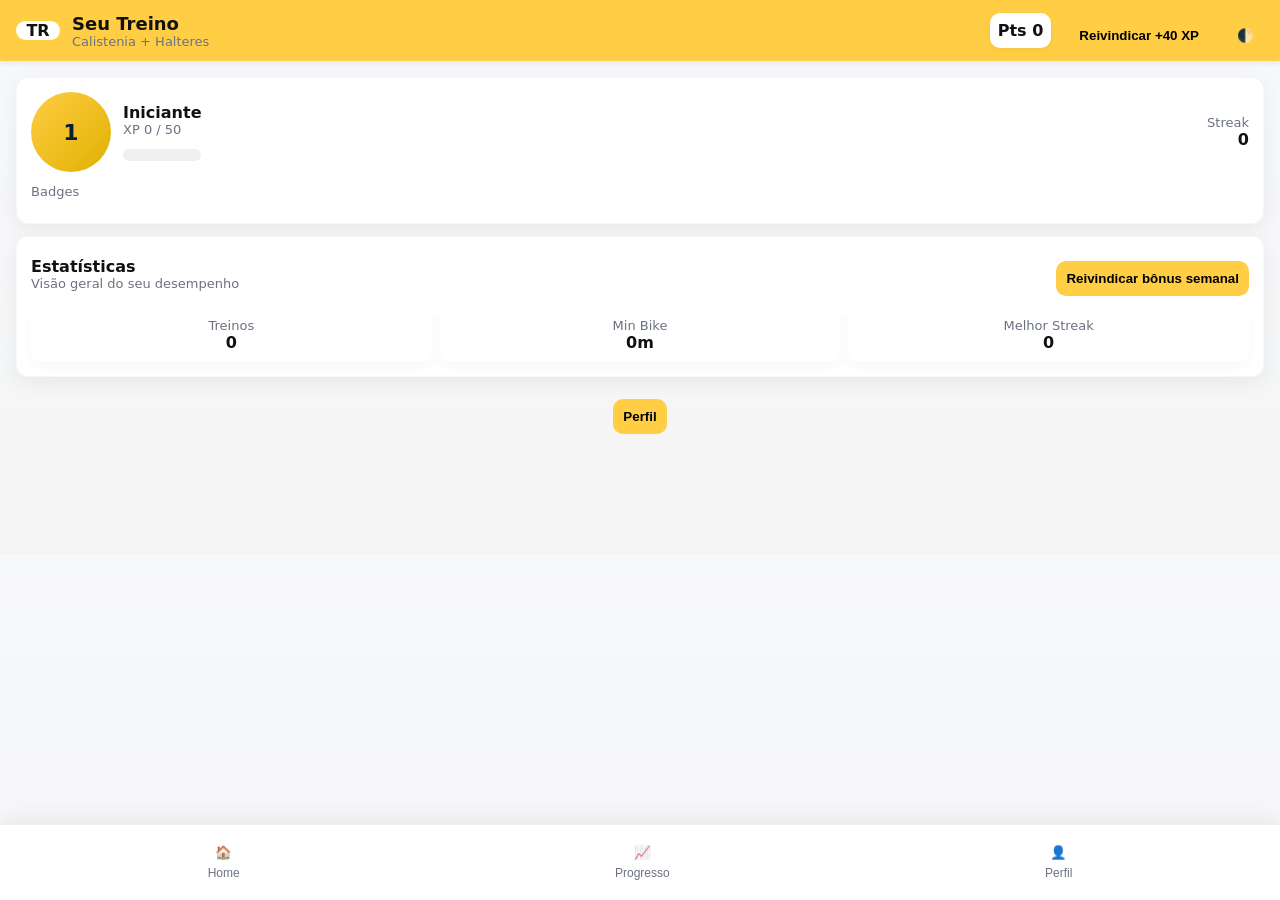
<file: progresso.html>
<!doctype html>
<html lang="pt-BR">
<head>
<meta charset="utf-8" />
<meta name="viewport" content="width=device-width,initial-scale=1" />
<title>Progresso — Seu Treino</title>
<style>
:root{
  --primary:#ffce45;
  --primary-600:#e0b000;
  --bg:#f5f5f5;
  --card:#fff;
  --text:#111;
  --muted:#6b7280;
  --glass: rgba(255,255,255,0.6);
  --glass-dark: rgba(0,0,0,0.04);
  --success:#34d399;
  --shadow: 0 6px 20px rgba(0,0,0,0.06);
}
*{box-sizing:border-box}
body{margin:0;font-family:Inter, system-ui, Arial;background:linear-gradient(180deg,#f7f8fb,var(--bg));color:var(--text);-webkit-font-smoothing:antialiased}
.header{
  background:var(--primary);padding:12px 16px;display:flex;align-items:center;justify-content:space-between;gap:12px;box-shadow:0 2px 6px rgba(0,0,0,0.08)
}
.brand{display:flex;gap:12px;align-items:center}
.logo{width:44px;height:44;border-radius:10px;background:#fff;display:flex;align-items:center;justify-content:center;font-weight:800}
.title{font-size:18px;font-weight:800}
.small{font-size:13px;color:var(--muted)}
.container{padding:16px;padding-bottom:120px}
.panel{background:var(--card);padding:14px;border-radius:12px;margin-bottom:12px;box-shadow:var(--shadow);border:1px solid rgba(0,0,0,0.03)}
.level-row{display:flex;align-items:center;gap:12px}
.level-circle{width:80px;height:80px;border-radius:50%;background:linear-gradient(135deg,var(--primary),var(--primary-600));display:flex;align-items:center;justify-content:center;font-weight:900;color:#052036;font-size:22px}
.xp-bar{height:12px;background:#f0f0f0;border-radius:8px;overflow:hidden;margin-top:12px}
.xp-fill{height:100%;background:linear-gradient(90deg,var(--primary),var(--primary-600));width:0%;transition:width .6s}
.badges{display:flex;gap:10px;flex-wrap:wrap;margin-top:10px}
.badge{width:80px;height:80px;border-radius:10px;background:#fff;display:flex;flex-direction:column;align-items:center;justify-content:center;gap:6px;box-shadow:0 4px 12px rgba(0,0,0,0.04)}
.stat-grid{display:grid;grid-template-columns:repeat(3,1fr);gap:8px;margin-top:10px}
.stat{background:#fff;padding:10px;border-radius:10px;text-align:center;box-shadow:0 4px 12px rgba(0,0,0,0.04)}
.button{padding:10px;border-radius:10px;background:var(--primary);color:#000;font-weight:800;border:none;cursor:pointer;margin-top:10px}
.kpi{display:flex;gap:10px;align-items:center}
.kpi .pill{background:#fff;padding:8px;border-radius:10px;box-shadow:0 2px 6px rgba(0,0,0,0.04);font-weight:700}
.bottom-nav{position:fixed;left:0;right:0;bottom:0;height:76px;background:#fff;border-top:1px solid rgba(0,0,0,0.06);display:flex;align-items:center;justify-content:space-around;padding:8px 20px;box-shadow:0 -6px 20px rgba(0,0,0,0.06)}
.nav-button{display:flex;flex-direction:column;align-items:center;border:none;background:transparent;cursor:pointer;gap:6px}
.nav-button span{font-size:12px;color:var(--muted)}
#loadingScreen{position:fixed;inset:0;background:#fff;display:flex;align-items:center;justify-content:center;font-size:20px;font-weight:700;z-index:1300}

/* dark mode (toggle uses same class as index) */
body.dark{background:#0b1220;color:#e6eef6}
body.dark .panel{background:#071428;border:1px solid rgba(255,255,255,0.04)}
body.dark .badge{background:rgba(255,255,255,0.02)}
body.dark .stat{background:rgba(255,255,255,0.02)}
body.dark .level-circle{color:#071428}
@media(min-width:720px){ .stat-grid{grid-template-columns:repeat(3,1fr)} }
</style>
</head>
<body>
<div id="loadingScreen">Carregando progresso...</div>

<header class="header">
  <div class="brand">
    <div class="logo">TR</div>
    <div>
      <div class="title">Seu Treino</div>
      <div class="small">Calistenia + Halteres</div>
    </div>
  </div>

  <div class="kpi">
    <div class="pill" id="pointsPill">Pts 0</div>
    <button class="button" id="claimWeekTop" style="padding:6px 10px;margin-left:8px">Reivindicar +40 XP</button>
    <button class="button" id="themeToggle" style="padding:6px 10px;margin-left:8px">🌓</button>
  </div>
</header>

<main class="container">
  <div class="panel">
    <div style="display:flex;justify-content:space-between;align-items:center">
      <div class="level-row">
        <div class="level-circle" id="levelCircle">1</div>
        <div>
          <div style="font-weight:800" id="levelTitle">Iniciante</div>
          <div class="small" id="xpText">XP 0 / 100</div>
          <div class="xp-bar"><div class="xp-fill" id="xpFill" style="width:0%"></div></div>
        </div>
      </div>
      <div style="text-align:right">
        <div class="small">Streak</div>
        <div style="font-weight:800" id="streakVal">0</div>
      </div>
    </div>

    <div style="margin-top:12px">
      <div class="small">Badges</div>
      <div class="badges" id="badgesWrap"></div>
    </div>
  </div>

  <div class="panel">
    <div style="display:flex;justify-content:space-between;align-items:center">
      <div>
        <div style="font-weight:800">Estatísticas</div>
        <div class="small">Visão geral do seu desempenho</div>
      </div>
      <div>
        <button class="button" id="claimWeek">Reivindicar bônus semanal</button>
      </div>
    </div>

    <div class="stat-grid" style="margin-top:12px">
      <div class="stat"><div class="small">Treinos</div><div style="font-weight:800" id="statTreinos">0</div></div>
      <div class="stat"><div class="small">Min Bike</div><div style="font-weight:800" id="statBike">0</div></div>
      <div class="stat"><div class="small">Melhor Streak</div><div style="font-weight:800" id="statBest">0</div></div>
    </div>
  </div>

  <div style="text-align:center;margin-top:10px">
    <button class="button" id="toProfile">Perfil</button>
  </div>
</main>

<nav class="bottom-nav" aria-label="Navegação inferior">
  <button class="nav-button" id="navHome"><div class="ic">🏠</div><span>Home</span></button>
  <button class="nav-button" id="navProgress"><div class="ic">📈</div><span>Progresso</span></button>
  <button class="nav-button" id="navProfile"><div class="ic">👤</div><span>Perfil</span></button>
</nav>

<script>
/* helpers (same as index) */
function $(sel){ return document.querySelector(sel); }
function $all(sel){ return Array.from(document.querySelectorAll(sel)); }

/* storage keys (align with home/train) */
const STORAGE = {
  HISTORY: 'history_v2',
  POINTS: 'points_v2',
  GAMER: 'gamer_v1'
};

function nowYMD(d=new Date()){
  return `${d.getFullYear()}-${String(d.getMonth()+1).padStart(2,'0')}-${String(d.getDate()).padStart(2,'0')}`;
}

/* loading screen */
window.addEventListener('load', ()=>{ setTimeout(()=>{ $('#loadingScreen').style.display='none'; }, 400); });

/* theme handling (same behaviour as index) */
function setTheme(t){
  if(t==='dark') document.body.classList.add('dark'); else document.body.classList.remove('dark');
  localStorage.setItem('theme_v2', t);
}
const savedTheme = localStorage.getItem('theme_v2') || 'light';
setTheme(savedTheme);
$('#themeToggle').addEventListener('click', ()=> {
  const next = document.body.classList.contains('dark') ? 'light' : 'dark';
  setTheme(next);
});

/* nav buttons */
$('#navHome').addEventListener('click', ()=> location.href='index.html');
$('#navProgress').addEventListener('click', ()=> location.href='progresso.html');
$('#navProfile').addEventListener('click', ()=> location.href='perfil.html');

/* points pill */
function loadPoints(){ return Number(localStorage.getItem(STORAGE.POINTS) || 0); }
function savePoints(p){ localStorage.setItem(STORAGE.POINTS, String(p)); updatePointsUI(); }
function updatePointsUI(){ $('#pointsPill').innerText = 'Pts ' + loadPoints(); }
updatePointsUI();

/* gamification */
function loadGamer(){ return JSON.parse(localStorage.getItem(STORAGE.GAMER) || '{}'); }
function saveGamer(s){ localStorage.setItem(STORAGE.GAMER, JSON.stringify(s)); }

function ensureGamer(){
  const s = loadGamer();
  s.xp = s.xp || 0;
  s.level = s.level || 1;
  s.streak = s.streak || 0;
  s.treinos = s.treinos || 0;
  s.bike = s.bike || 0;
  s.best = s.best || 0;
  s.badges = s.badges || [];
  saveGamer(s);
  return s;
}
function xpForLevel(l){ return 50 + (l-1)*100; }

function render(){
  const s = ensureGamer();
  const need = xpForLevel(s.level);
  const pct = Math.min(100, Math.round((s.xp/need)*100));
  $('#levelCircle').innerText = s.level;
  $('#levelTitle').innerText = s.level===1 ? 'Iniciante' : `Nível ${s.level}`;
  $('#xpText').innerText = `XP ${s.xp} / ${need}`;
  $('#xpFill').style.width = pct + '%';
  $('#streakVal').innerText = s.streak;
  $('#statTreinos').innerText = s.treinos;
  $('#statBike').innerText = s.bike + 'm';
  $('#statBest').innerText = s.best;
  const bw = $('#badgesWrap'); bw.innerHTML = '';
  s.badges.forEach(b=>{
    const el = document.createElement('div'); el.className = 'badge'; el.innerHTML = `<div style="font-weight:900">${b.emoji||'🏅'}</div><div style="font-size:13px">${b.name}</div>`;
    bw.appendChild(el);
  });
}

/* award XP and maybe level up */
function addXP(amount){
  const s = ensureGamer();
  s.xp += amount;
  while(s.xp >= xpForLevel(s.level)){
    s.xp -= xpForLevel(s.level);
    s.level++;
    s.badges.push({name:`Level ${s.level}`, emoji:'⚔️'});
  }
  saveGamer(s);
  render();
}

/* claim weekly bonus */
$('#claimWeek').addEventListener('click', ()=> { addXP(40); showToast('Bônus semanal: +40 XP'); });
$('#claimWeekTop').addEventListener('click', ()=> { addXP(40); showToast('Bônus semanal: +40 XP'); });

/* small toast util */
function showToast(msg){
  const n = document.createElement('div'); n.style.position='fixed'; n.style.left='50%'; n.style.transform='translateX(-50%)'; n.style.bottom='20px'; n.style.padding='10px 14px'; n.style.background='#111'; n.style.color='#fff'; n.style.borderRadius='8px'; n.style.zIndex=1400; n.innerText=msg; document.body.appendChild(n);
  setTimeout(()=> n.style.opacity = 0, 1200); setTimeout(()=> n.remove(), 1600);
}

/* sync quick stats from home storage */
(function syncFromHome(){
  const history = JSON.parse(localStorage.getItem(STORAGE.HISTORY) || '[]');
  const s = ensureGamer();
  s.treinos = history.length;
  s.bike = Number(localStorage.getItem('bike_minutes') || 0);
  s.best = s.best || Number(localStorage.getItem('best_streak') || 0);
  // also keep points aligned
  savePoints(Number(localStorage.getItem(STORAGE.POINTS) || 0));
  saveGamer(s);
})();

/* link to profile */
$('#toProfile').addEventListener('click', ()=> location.href='perfil.html');

/* initial render */
render();
</script>
</body>
</html>
</file>
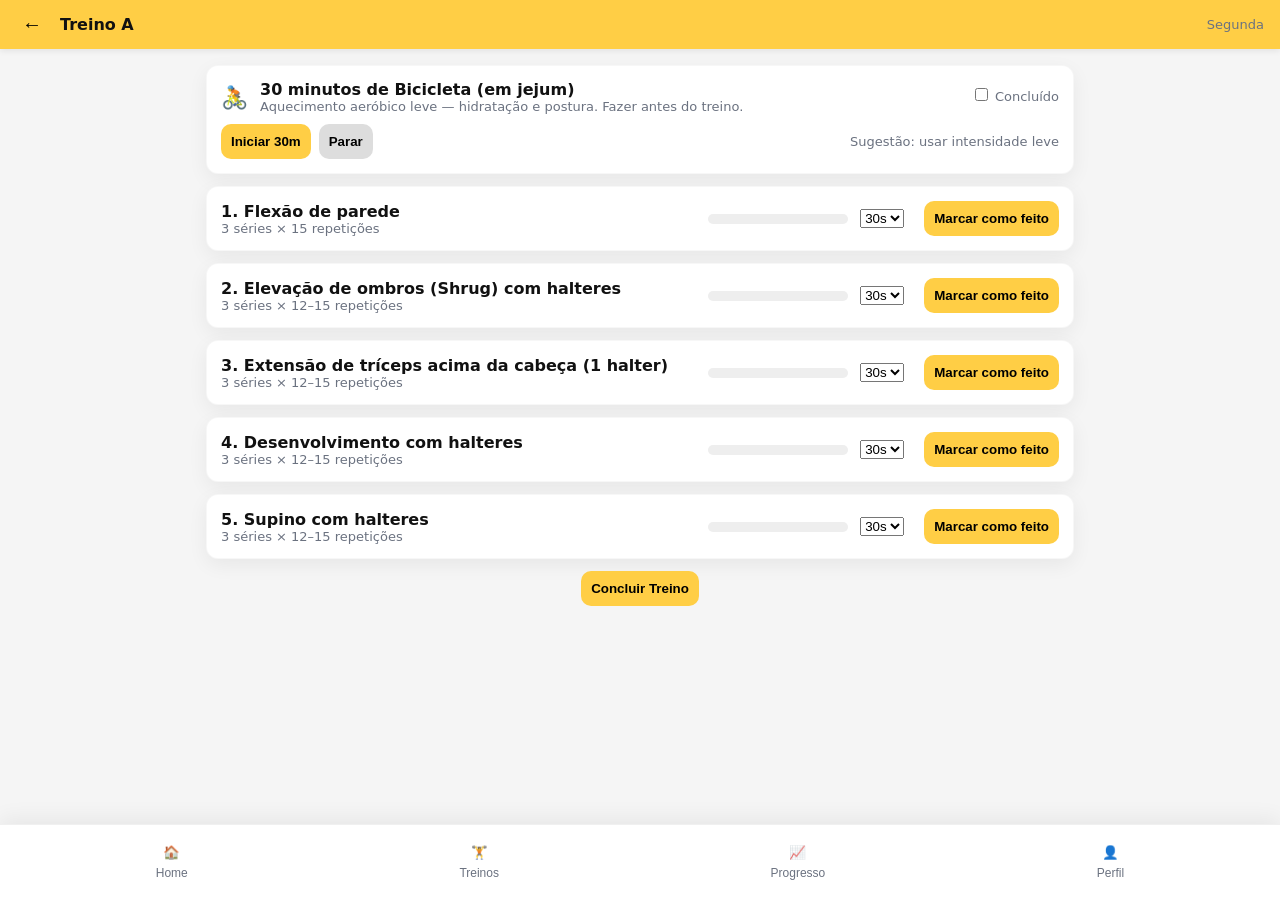
<file: train.html>
<!doctype html>
<html lang="pt-BR">
<head>
<meta charset="utf-8" />
<meta name="viewport" content="width=device-width,initial-scale=1" />
<title>Treino do Dia</title>
<style>
:root{
  --primary:#ffce45; --primary-600:#e0b000;
  --bg:#f5f5f5; --card:#fff; --text:#111; --muted:#6b7280; --success:#34d399;
  --glass: rgba(255,255,255,0.6);
  --shadow: 0 6px 20px rgba(0,0,0,0.06);
}
*{box-sizing:border-box}
html,body{height:100%}
body{margin:0;font-family:Inter,system-ui,Arial,Helvetica,sans-serif;background:var(--bg);color:var(--text);-webkit-font-smoothing:antialiased}
.header{
  background:var(--primary);
  padding:12px 16px;
  display:flex;
  align-items:center;
  gap:12px;
  box-shadow:0 2px 6px rgba(0,0,0,0.08);
}
.back{font-size:20px;cursor:pointer;border:none;background:transparent}
.title{font-weight:800;font-size:16px}
.container{padding:16px;padding-bottom:120px}
.banner{height:0px} /* reserved if needed */

.card{
  background:var(--card);
  padding:14px;
  border-radius:12px;
  margin-bottom:12px;
  box-shadow:var(--shadow);
  border:1px solid rgba(0,0,0,0.03);
}

.box { /* legacy alias for card-like elements */
  background:var(--card);
  padding:12px;border-radius:12px;margin-bottom:12px;box-shadow:var(--shadow);
}

.small{font-size:13px;color:var(--muted)}
.exercise-card{display:flex;flex-direction:column;gap:10px}
.exercise-card h3{margin:0;font-size:16px}
.exercise-card .desc{margin:0;color:var(--muted);font-size:13px}
.controls{display:flex;gap:8px;align-items:center;margin-top:8px}
.done-btn{background:var(--primary);border:none;padding:10px;border-radius:10px;font-weight:800;cursor:pointer;transition:all .18s}
.done-btn:active{transform:translateY(1px)}
.done-btn.done{background:var(--success);color:#fff}
.progress-bar{height:10px;background:#eee;border-radius:10px;overflow:hidden;width:140px}
.progress-fill{height:100%;background:linear-gradient(90deg,var(--primary),var(--primary-600));width:0%;transition:width .3s}
.timer{font-weight:700}
.info-row{display:flex;gap:12px;align-items:center}

.bottom-nav{position:fixed;left:0;right:0;bottom:0;height:76px;background:#fff;border-top:1px solid rgba(0,0,0,0.06);display:flex;align-items:center;justify-content:space-around;padding:8px 20px;box-shadow:0 -6px 20px rgba(0,0,0,0.06)}
.nav-button{display:flex;flex-direction:column;align-items:center;border:none;background:transparent;cursor:pointer;gap:6px}
.nav-button span{font-size:12px;color:var(--muted)}
.action-row{display:flex;gap:8px;align-items:center}

#toast{position:fixed;left:50%;transform:translateX(-50%);bottom:96px;background:#111;color:#fff;padding:10px 14px;border-radius:10px;display:none;z-index:1400;box-shadow:0 6px 20px rgba(0,0,0,0.4)}

/* responsive */
@media(min-width:720px){
  .container{max-width:900px;margin:0 auto}
  .exercise-card{flex-direction:row;align-items:center;justify-content:space-between}
  .exercise-card .meta {min-width:320px}
}
</style>
</head>
<body>

<header class="header">
  <button class="back" id="backBtn" aria-label="Voltar">←</button>
  <div class="title" id="headerTitle">Treino</div>
  <div style="margin-left:auto" class="small" id="dayLabel">Segunda</div>
</header>

<main class="container" id="main">
  <!-- Bike card -->
  <div class="card" id="bikeCard" aria-live="polite">
    <div style="display:flex;gap:12px;align-items:center">
      <div style="font-size:22px">🚴</div>
      <div style="flex:1">
        <div style="font-weight:700">30 minutos de Bicicleta (em jejum)</div>
        <div class="small">Aquecimento aeróbico leve — hidratação e postura. Fazer antes do treino.</div>
      </div>
      <div style="margin-left:auto;text-align:right">
        <label class="small" style="display:block"><input type="checkbox" id="bikeDone"> Concluído</label>
        <div style="height:6px"></div>
        <div class="timer small" id="bikeTimer"></div>
      </div>
    </div>

    <div style="margin-top:10px;display:flex;gap:8px;align-items:center">
      <button id="startBike" class="done-btn">Iniciar 30m</button>
      <button id="stopBike" class="done-btn" style="background:#ddd;color:#000">Parar</button>
      <div class="small" style="margin-left:auto">Sugestão: usar intensidade leve</div>
    </div>
  </div>

  <!-- Exercises list -->
  <div id="exerciseList"></div>

  <div style="display:flex;gap:12px;justify-content:center;margin-top:6px">
    <button id="finishAll" class="done-btn">Concluir Treino</button>
  </div>
</main>

<nav class="bottom-nav" aria-label="Navegação inferior">
  <button class="nav-button" id="navHome" title="Home">🏠<span>Home</span></button>
  <button class="nav-button" id="navTrain" title="Treinos">🏋️<span>Treinos</span></button>
  <button class="nav-button" id="navProgress" title="Progresso">📈<span>Progresso</span></button>
  <button class="nav-button" id="navProfile" title="Perfil">👤<span>Perfil</span></button>
</nav>

<div id="toast" role="status" aria-live="polite"></div>

<script>
/* -------------------------
   Helpers & storage keys
   ------------------------- */
function $(sel){return document.querySelector(sel)}
function $all(sel){return Array.from(document.querySelectorAll(sel))}
const KEY_EX_DONE = 'exercise_done_v3';
const KEY_DONE = 'treinosConcluidos_v2';
const KEY_HISTORY = 'history_v2';
const KEY_POINTS = 'points_v2';
const KEY_BIKE = 'bike_v2';
const KEY_GAMER = 'gamer_v1';

function nowYMD(d=new Date()){ return `${d.getFullYear()}-${String(d.getMonth()+1).padStart(2,'0')}-${String(d.getDate()).padStart(2,'0')}`; }
function showToast(msg, t=1400){
  const el = $('#toast'); el.innerText = msg; el.style.display='block'; el.style.opacity=1;
  setTimeout(()=>{ el.style.opacity=0; setTimeout(()=> el.style.display='none',300); }, t);
}

/* -------------------------
   Data: exercises with desc
   ------------------------- */
const mapDayToTreino = {segunda:'A',terca:'B',quarta:'C',quinta:'A',sexta:'B'};
const treinos = {
  A:[
    {nome:'Flexão de parede', desc:'3 séries × 15 repetições'},
    {nome:'Elevação de ombros (Shrug) com halteres', desc:'3 séries × 12–15 repetições'},
    {nome:'Extensão de tríceps acima da cabeça (1 halter)', desc:'3 séries × 12–15 repetições'},
    {nome:'Desenvolvimento com halteres', desc:'3 séries × 12–15 repetições'},
    {nome:'Supino com halteres', desc:'3 séries × 12–15 repetições'}
  ],
  B:[
    {nome:'Agachamento', desc:'3 séries × 12 repetições'},
    {nome:'Afundo', desc:'3 séries × 12 repetições por perna'},
    {nome:'Levantamento Terra Romeno com halteres', desc:'3 séries × 12 repetições'},
    {nome:'Panturrilha em pé', desc:'3 séries × 20 repetições'},
    {nome:'Prancha', desc:'3 séries × 20–30 segundos'}
  ],
  C:[
    {nome:'Remada inclinada com halteres', desc:'3 séries × 12–15 repetições'},
    {nome:'Remada unilateral', desc:'3 séries × 12–15 repetições por lado'},
    {nome:'Rosca bíceps com halteres', desc:'3 séries × 12-15 repetições'},
    {nome:'Elevação lateral com halteres', desc:'3 séries × 12-15 repetições'},
    {nome:'Prancha lateral', desc:'2 séries × 20–30'}
  ]
};

/* -------------------------
   Determine day & treino
   ------------------------- */
const params = new URLSearchParams(location.search);
let day = params.get('day') || 'segunda';
if(day === 'hoje'){
  const w = new Date().getDay(); // 0 Sun - 6 Sat
  const mapIdx = {1:'segunda',2:'terca',3:'quarta',4:'quinta',5:'sexta'};
  day = mapIdx[w] || 'segunda';
}
const treinoKey = mapDayToTreino[day] || 'A';
$('#headerTitle').innerText = `Treino ${treinoKey}`;
$('#dayLabel').innerText = day.charAt(0).toUpperCase() + day.slice(1);

/* -------------------------
   State
   ------------------------- */
let state = JSON.parse(localStorage.getItem(KEY_EX_DONE) || '{}');

/* -------------------------
   Render exercises
   ------------------------- */
const elList = $('#exerciseList');

function render(){
  elList.innerHTML = '';
  const arr = treinos[treinoKey];
  arr.forEach((ex, i) => {
    const key = `${day}_${i}`;
    const done = !!state[key];
    const card = document.createElement('div');
    card.className = 'card exercise-card';
    card.innerHTML = `
      <div style="flex:1">
        <h3>${i+1}. ${ex.nome}</h3>
        <p class="desc">${ex.desc}</p>
      </div>
      <div class="meta" style="display:flex;align-items:center;gap:12px;margin-left:12px">
        <div class="progress-bar" aria-hidden><div class="progress-fill" id="fill-${i}" style="width:${done?100:0}%"></div></div>
        <select id="sel-${i}" aria-label="Duração/tempo">
          <option value="30">30s</option><option value="45">45s</option><option value="60">60s</option>
        </select>
        <button class="done-btn ${done?'done':''}" id="btn-${i}" aria-pressed="${done?true:false}" style="margin-left:8px">${done?'✔ Feito':'Marcar como feito'}</button>
      </div>
    `;
    elList.appendChild(card);

    // handlers
    card.querySelector('#btn-'+i).addEventListener('click', ()=> toggleDone(i));
    card.querySelector('#sel-'+i).addEventListener('change', ()=> {/* reserved */});
  });
}
render();

/* -------------------------
   Toggle done for an exercise
   ------------------------- */
function toggleDone(i){
  const key = `${day}_${i}`;
  state[key] = !state[key];
  if(!state[key]) delete state[key];
  localStorage.setItem(KEY_EX_DONE, JSON.stringify(state));
  const btn = $('#btn-'+i), fill = $('#fill-'+i);
  if(state[key]){
    btn.classList.add('done'); btn.innerText='✔ Feito'; btn.setAttribute('aria-pressed','true');
    if(fill) fill.style.width='100%';
    playSuccess();
  }else{
    btn.classList.remove('done'); btn.innerText='Marcar como feito'; btn.setAttribute('aria-pressed','false');
    if(fill) fill.style.width='0%';
  }
}

/* -------------------------
   Finish all - mark day done
   ------------------------- */
$('#finishAll').addEventListener('click', ()=>{
  const doneObj = JSON.parse(localStorage.getItem(KEY_DONE) || '{}');
  doneObj[day] = true;
  localStorage.setItem(KEY_DONE, JSON.stringify(doneObj));

  // add to history
  const history = JSON.parse(localStorage.getItem(KEY_HISTORY) || '[]');
  history.unshift({day:day, date:nowYMD()});
  localStorage.setItem(KEY_HISTORY, JSON.stringify(history.slice(0,200)));

  // points
  const pts = Number(localStorage.getItem(KEY_POINTS) || 0) + 15;
  localStorage.setItem(KEY_POINTS, String(pts));

  // notify parent (home)
  try{ window.opener && window.opener.postMessage({type:'treinoConcluido', day}, '*'); }catch(e){}
  try{ window.parent && window.parent.postMessage({type:'treinoConcluido', day}, '*'); }catch(e){}

  showToast('Treino concluído! Bom trabalho!');
  setTimeout(()=> location.href='index.html', 900);
});

/* -------------------------
   Bike timer controls
   ------------------------- */
let bikeIv = null;
let bikeRemaining = 0;

$('#startBike').addEventListener('click', ()=>{
  startCountdown(30*60, '#bikeTimer', ()=>{
    $('#bikeDone').checked = true;
    localStorage.setItem(KEY_BIKE, nowYMD());
    showToast('30 minutos concluídos ✔');
  });
});

$('#stopBike').addEventListener('click', ()=>{
  clearInterval(bikeIv);
  bikeIv = null;
  $('#bikeTimer').innerText = '';
});

function startCountdown(sec, sel, cb){
  clearInterval(bikeIv);
  bikeRemaining = sec;
  const el = document.querySelector(sel);
  el.innerText = formatTime(bikeRemaining);
  bikeIv = setInterval(()=>{
    bikeRemaining--;
    if(bikeRemaining < 0){
      clearInterval(bikeIv); bikeIv = null;
      el.innerText = '✔ Pronto';
      cb && cb();
      return;
    }
    el.innerText = formatTime(bikeRemaining);
  }, 1000);
}
function formatTime(s){ return `${String(Math.floor(s/60)).padStart(2,'0')}:${String(s%60).padStart(2,'0')}`; }

/* -------------------------
   Success sound (subtle)
   ------------------------- */
function playSuccess(){
  try{
    const ctx = new (window.AudioContext || window.webkitAudioContext)();
    const o = ctx.createOscillator();
    const g = ctx.createGain();
    o.type = 'sine';
    o.frequency.value = 880;
    g.gain.value = 0.0001;
    o.connect(g); g.connect(ctx.destination);
    o.start(0);
    g.gain.exponentialRampToValueAtTime(0.12, ctx.currentTime + 0.02);
    g.gain.exponentialRampToValueAtTime(0.0001, ctx.currentTime + 0.16);
    setTimeout(()=>{ o.stop(); ctx.close(); }, 220);
  }catch(e){}
}

/* -------------------------
   Restore state on load
   ------------------------- */
(function restore(){
  // bike checkbox
  const bike = localStorage.getItem(KEY_BIKE);
  if(bike && bike === nowYMD()) $('#bikeDone').checked = true;

  // exercise states
  state = JSON.parse(localStorage.getItem(KEY_EX_DONE) || '{}');
  treinos[treinoKey].forEach((_, i)=>{
    const k = `${day}_${i}`;
    if(state[k]){
      const btn = $('#btn-'+i);
      const fill = $('#fill-'+i);
      if(btn){ btn.classList.add('done'); btn.innerText='✔ Feito'; btn.setAttribute('aria-pressed','true'); }
      if(fill) fill.style.width='100%';
    }
  });
})();

/* -------------------------
   Header / nav bindings
   ------------------------- */
$('#backBtn').addEventListener('click', ()=> location.href='index.html');
$('#navHome').addEventListener('click', ()=> location.href='index.html');
$('#navTrain').addEventListener('click', ()=> location.href='treino.html?day=hoje');
$('#navProgress').addEventListener('click', ()=> location.href='progresso.html');
$('#navProfile').addEventListener('click', ()=> location.href='perfil.html');

/* keyboard accessibility (quick mark finished) */
window.addEventListener('keydown', (e)=>{
  if((e.ctrlKey||e.metaKey) && e.key.toLowerCase() === 'm'){
    // mark all exercises done (quick dev helper)
    treinos[treinoKey].forEach((_,i)=>{ const k = `${day}_${i}`; state[k]=true; });
    localStorage.setItem(KEY_EX_DONE, JSON.stringify(state));
    render();
    showToast('Todos marcados ✔');
  }
});
</script>

</body>
</html>
</file>
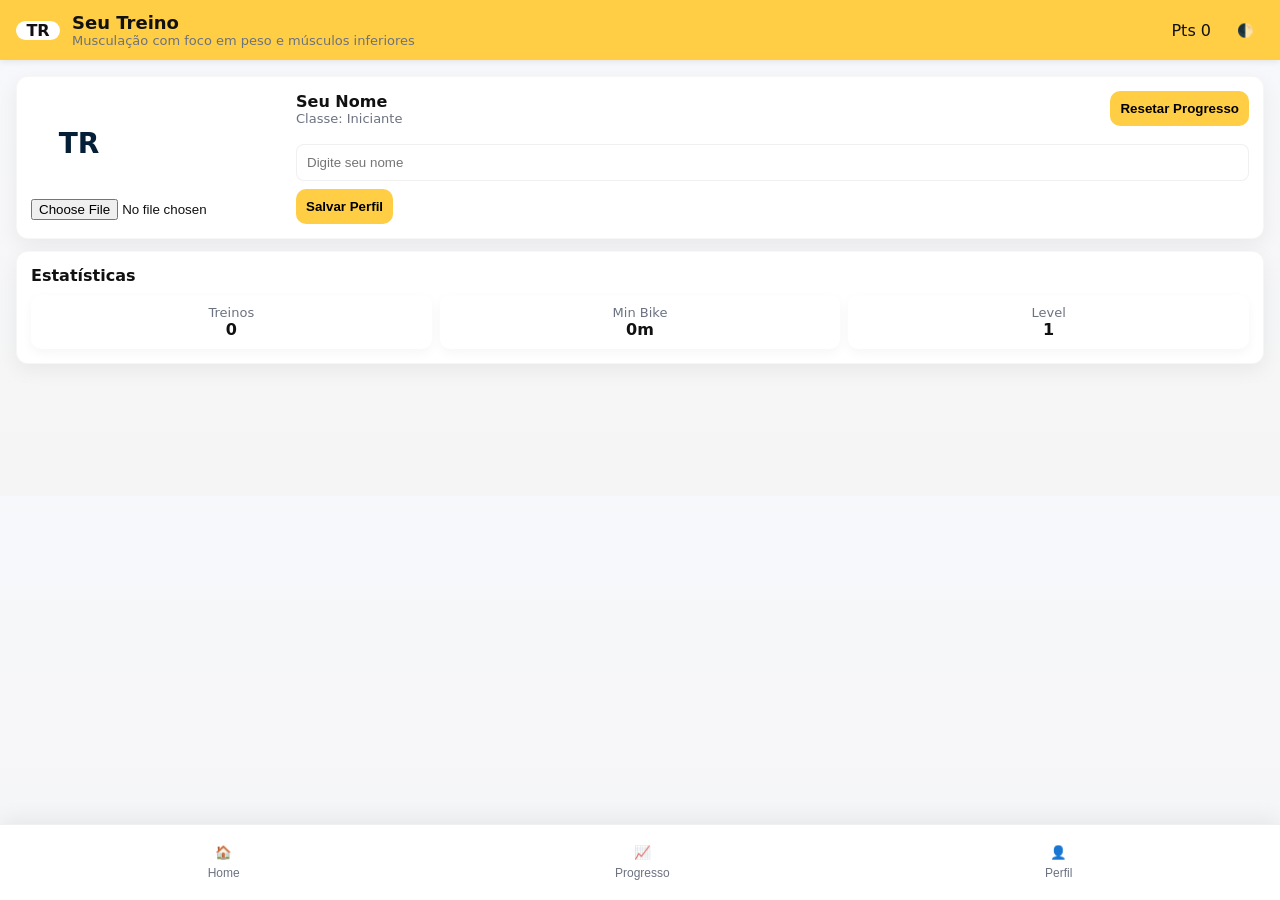
<file: fitbrother/bruna/perfil.html>
<!doctype html>
<html lang="pt-BR">
<head>
<meta charset="utf-8" />
<meta name="viewport" content="width=device-width,initial-scale=1" />
<title>Perfil — Seu Treino</title>
<style>
:root{
  --primary:#ffce45;
  --primary-600:#e0b000;
  --bg:#f5f5f5;
  --card:#fff;
  --text:#111;
  --muted:#6b7280;
  --glass: rgba(255,255,255,0.6);
  --shadow: 0 6px 20px rgba(0,0,0,0.06);
}
*{box-sizing:border-box}
body{margin:0;font-family:Inter, system-ui, Arial;background:linear-gradient(180deg,#f7f8fb,var(--bg));color:var(--text);-webkit-font-smoothing:antialiased}
.header{
  background:var(--primary);padding:12px 16px;display:flex;align-items:center;justify-content:space-between;gap:12px;box-shadow:0 2px 6px rgba(0,0,0,0.08)
}
.brand{display:flex;gap:12px;align-items:center}
.logo{width:44px;height:44;border-radius:10px;background:#fff;display:flex;align-items:center;justify-content:center;font-weight:800}
.title{font-size:18px;font-weight:800}
.small{font-size:13px;color:var(--muted)}
.container{padding:16px;padding-bottom:120px}
.panel{background:var(--card);padding:14px;border-radius:12px;margin-bottom:12px;box-shadow:var(--shadow);border:1px solid rgba(0,0,0,0.03)}
.avatar{width:96px;height:96px;border-radius:999px;background:#fff;display:flex;align-items:center;justify-content:center;color:#052036;font-weight:900;font-size:28px}
.input{width:100%;padding:10px;border-radius:8px;border:1px solid rgba(0,0,0,0.06);margin-top:8px}
.btn{padding:10px;border-radius:10px;background:var(--primary);color:#000;border:none;font-weight:800;cursor:pointer}
.stat-grid{display:grid;grid-template-columns:repeat(3,1fr);gap:8px;margin-top:10px}
.stat{background:#fff;padding:10px;border-radius:10px;text-align:center;box-shadow:0 4px 12px rgba(0,0,0,0.04)}
.bottom-nav{position:fixed;left:0;right:0;bottom:0;height:76px;background:#fff;border-top:1px solid rgba(0,0,0,0.06);display:flex;align-items:center;justify-content:space-around;padding:8px 20px;box-shadow:0 -6px 20px rgba(0,0,0,0.06)}
.nav-button{display:flex;flex-direction:column;align-items:center;border:none;background:transparent;cursor:pointer;gap:6px}
.nav-button span{font-size:12px;color:var(--muted)}
#loadingScreen{position:fixed;inset:0;background:#fff;display:flex;align-items:center;justify-content:center;font-size:20px;font-weight:700;z-index:1300}

/* dark mode */
body.dark{background:#0b1220;color:#e6eef6}
body.dark .panel{background:#071428;border:1px solid rgba(255,255,255,0.04)}
</style>
</head>
<body>
<div id="loadingScreen">Carregando perfil...</div>

<header class="header">
  <div class="brand">
    <div class="logo">TR</div>
    <div>
      <div class="title">Seu Treino</div>
      <div class="small">Musculação com foco em peso e músculos inferiores</div>
    </div>
  </div>

  <div style="display:flex;gap:8px;align-items:center">
    <div class="kpi">
      <div class="pill" id="pointsPill">Pts 0</div>
    </div>
    <button class="btn" id="themeToggle" style="padding:6px 10px;margin-left:8px">🌓</button>
  </div>
</header>

<main class="container">
  <div class="panel" style="display:flex;gap:12px;align-items:center">
    <div>
      <div id="avatar" class="avatar">TR</div>
      <input id="file" type="file" accept="image/*" style="margin-top:8px">
    </div>

    <div style="flex:1">
      <div style="display:flex;justify-content:space-between;align-items:center">
        <div>
          <div style="font-weight:800" id="displayName">Seu Nome</div>
          <div class="small" id="className">Classe: Iniciante</div>
        </div>
        <button id="resetBtn" class="btn">Resetar Progresso</button>
      </div>

      <div style="margin-top:10px">
        <input id="nameInput" class="input" placeholder="Digite seu nome">
        <button id="saveProfile" class="btn" style="margin-top:8px">Salvar Perfil</button>
      </div>
    </div>
  </div>

  <div class="panel">
    <div style="font-weight:800">Estatísticas</div>
    <div class="stat-grid" style="margin-top:10px">
      <div class="stat"><div class="small">Treinos</div><div style="font-weight:800" id="statTreinos">0</div></div>
      <div class="stat"><div class="small">Min Bike</div><div style="font-weight:800" id="statBike">0</div></div>
      <div class="stat"><div class="small">Level</div><div style="font-weight:800" id="statLevel">1</div></div>
    </div>
  </div>
</main>

<nav class="bottom-nav" aria-label="Navegação inferior">
  <button class="nav-button" id="navHome"><div class="ic">🏠</div><span>Home</span></button>
  <button class="nav-button" id="navProgress"><div class="ic">📈</div><span>Progresso</span></button>
  <button class="nav-button" id="navProfile"><div class="ic">👤</div><span>Perfil</span></button>
</nav>

<script>
/* helpers */
function $(sel){ return document.querySelector(sel); }
function $all(sel){ return Array.from(document.querySelectorAll(sel)); }

/* storage */
const PROF = 'profile_v1';
const STORAGE = { HISTORY: 'history_v2', POINTS: 'points_v2', GAMER: 'gamer_v1' };

/* loading */
window.addEventListener('load', ()=>{ setTimeout(()=>{ $('#loadingScreen').style.display='none'; }, 300); });

/* theme */
function setTheme(t){
  if(t==='dark') document.body.classList.add('dark'); else document.body.classList.remove('dark');
  localStorage.setItem('theme_v2', t);
}
const savedTheme = localStorage.getItem('theme_v2') || 'light';
setTheme(savedTheme);
$('#themeToggle').addEventListener('click', ()=> {
  const next = document.body.classList.contains('dark') ? 'light' : 'dark';
  setTheme(next);
});

/* nav */
$('#navHome').addEventListener('click', ()=> location.href='index.html');
$('#navProgress').addEventListener('click', ()=> location.href='progresso.html');
$('#navProfile').addEventListener('click', ()=> location.href='perfil.html');

/* profile functions */
function load(){ return JSON.parse(localStorage.getItem(PROF) || '{}'); }
function save(p){ localStorage.setItem(PROF, JSON.stringify(p)); }

function render(){
  const p = load();
  $('#displayName').innerText = p.name || 'Seu Nome';
  $('#nameInput').value = p.name || '';
  $('#className').innerText = 'Classe: ' + (p.className || 'Iniciante');
  $('#statTreinos').innerText = p.treinos || 0;
  $('#statBike').innerText = (p.bike||0) + 'm';
  $('#statLevel').innerText = p.level || 1;
  if(p.avatarData){
    const a = $('#avatar'); a.style.backgroundImage = `url(${p.avatarData})`; a.style.backgroundSize='cover'; a.innerText='';
  }
  $('#pointsPill').innerText = 'Pts ' + (Number(localStorage.getItem(STORAGE.POINTS) || 0));
}
render();

$('#saveProfile').addEventListener('click', ()=>{
  const p = load();
  p.name = $('#nameInput').value || 'Seu Nome';
  save(p); render(); alert('Perfil salvo');
});

/* avatar upload */
$('#file').addEventListener('change', (e)=>{
  const f = e.target.files[0];
  if(!f) return;
  const reader = new FileReader();
  reader.onload = ()=>{ const p = load(); p.avatarData = reader.result; save(p); render(); };
  reader.readAsDataURL(f);
});

/* reset */
$('#resetBtn').addEventListener('click', ()=>{
  if(!confirm('Resetar todo o progresso local?')) return;
  localStorage.removeItem('history_v2'); localStorage.removeItem('points_v2'); localStorage.removeItem('treinosConcluidos_v2'); localStorage.removeItem('exercise_done_v3'); localStorage.removeItem('bike_v2');
  const p = load(); p.treinos = 0; p.bike = 0; p.level = 1; save(p);
  // also reset gamer state
  localStorage.removeItem(STORAGE.GAMER);
  render(); alert('Progresso resetado');
});

/* sync some stats from home/gamer */
(function sync(){
  const history = JSON.parse(localStorage.getItem(STORAGE.HISTORY) || '[]');
  const p = load();
  p.treinos = history.length;
  p.bike = Number(localStorage.getItem('bike_minutes')||0);
  const g = JSON.parse(localStorage.getItem(STORAGE.GAMER)||'{}');
  p.level = g.level || p.level || 1;
  save(p); render();
})();

</script>
</body>
</html>
</file>
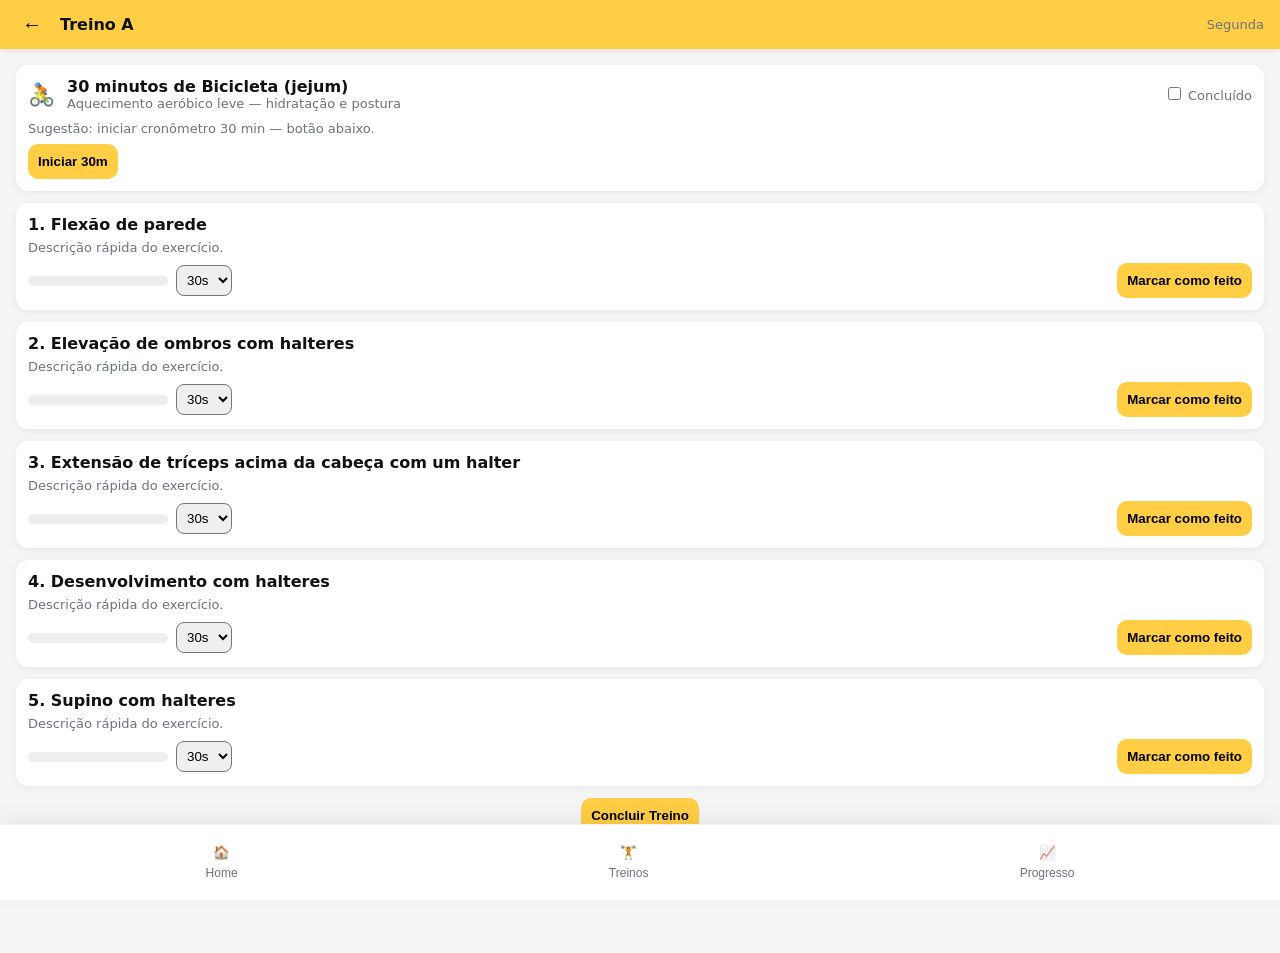
<file: fitbrother/bruna/train - Copia.html>
<!doctype html>
<html lang="pt-BR">
<head>
<meta charset="utf-8" />
<meta name="viewport" content="width=device-width,initial-scale=1" />
<title>Treino do Dia</title>
<style>
/* reutiliza a mesma paleta visual da home */
:root{
  --primary:#ffce45; --primary-600:#e0b000;
  --bg:#f5f5f5; --card:#fff; --text:#111; --muted:#6b7280; --success:#34d399;
}
*{box-sizing:border-box}
body{margin:0;font-family:Inter, system-ui, Arial;background:var(--bg);color:var(--text);-webkit-font-smoothing:antialiased}
.header{background:var(--primary);padding:12px 16px;display:flex;align-items:center;gap:12px;box-shadow:0 2px 6px rgba(0,0,0,0.08)}
.back{font-size:20px;cursor:pointer;border:none;background:transparent}
.title{font-weight:800;font-size:16px}
.container{padding:16px;padding-bottom:120px}
.box{background:var(--card);padding:12px;border-radius:12px;margin-bottom:12px;box-shadow:0 2px 8px rgba(0,0,0,0.06)}
.small{font-size:13px;color:var(--muted)}
.controls{display:flex;gap:8px;align-items:center;margin-top:8px}
.done-btn{background:var(--primary);border:none;padding:10px;border-radius:10px;font-weight:800;cursor:pointer}
.done-btn.done{background:var(--success)}
.progress-bar{height:10px;background:#eee;border-radius:10px;overflow:hidden;width:140px}
.progress-fill{height:100%;background:linear-gradient(90deg,var(--primary),var(--primary-600));width:0%;transition:width .3s}
.bottom-nav{position:fixed;left:0;right:0;bottom:0;height:76px;background:#fff;border-top:1px solid rgba(0,0,0,0.06);display:flex;align-items:center;justify-content:space-around;padding:8px 20px;box-shadow:0 -6px 20px rgba(0,0,0,0.06)}
.nav-button{display:flex;flex-direction:column;align-items:center;border:none;background:transparent;cursor:pointer;gap:6px}
.nav-button span{font-size:12px;color:var(--muted)}
#toast{position:fixed;left:50%;transform:translateX(-50%);bottom:96px;background:#111;color:#fff;padding:10px 14px;border-radius:10px;display:none;z-index:1400;box-shadow:0 6px 20px rgba(0,0,0,0.4)}
</style>
</head>
<body>
  <div class="header">
    <button class="back" id="backBtn">←</button>
    <div class="title" id="headerTitle">Treino</div>
    <div style="margin-left:auto" class="small" id="dayLabel"></div>
  </div>

  <main class="container">
    <div class="box" id="bikeBox">
      <div style="display:flex;gap:12px;align-items:center">
        <div style="font-size:22px">🚴</div>
        <div>
          <div style="font-weight:700">30 minutos de Bicicleta (jejum)</div>
          <div class="small">Aquecimento aeróbico leve — hidratação e postura</div>
        </div>
        <div style="margin-left:auto"><label class="small"><input type="checkbox" id="bikeDone"> Concluído</label></div>
      </div>
      <div style="margin-top:10px" class="small">Sugestão: iniciar cronômetro 30 min — botão abaixo.</div>
      <div class="controls" style="margin-top:8px">
        <button id="startBike" class="done-btn">Iniciar 30m</button>
        <div id="bikeTimer" class="small"></div>
      </div>
    </div>

    <div id="exerciseList"></div>

    <div style="display:flex;gap:12px;justify-content:center;margin-top:10px;">
      <button id="finishAll" class="done-btn">Concluir Treino</button>
    </div>
  </main>

  <nav class="bottom-nav" aria-label="Navegação inferior">
    <button class="nav-button" onclick="location.href='index.html'">🏠<span>Home</span></button>
    <button class="nav-button" onclick="location.href='index.html'">🏋️<span>Treinos</span></button>
    <button class="nav-button" onclick="location.href='progresso.html'">📈<span>Progresso</span></button>
  </nav>

  <div id="toast"></div>

<script>
/* small util */
function $(s){return document.querySelector(s)}
function nowYMD(){ const d=new Date(); return `${d.getFullYear()}-${String(d.getMonth()+1).padStart(2,'0')}-${String(d.getDate()).padStart(2,'0')}`; }

/* data */
const mapDayToTreino = {segunda:'A',terca:'B',quarta:'C',quinta:'A',sexta:'B'};
const treinos = {
  A:['Flexão de parede','Elevação de ombros com halteres','Extensão de tríceps acima da cabeça com um halter','Desenvolvimento com halteres','Supino com halteres'],
  B:['Agachamento sem peso','Afundo','Troca elevação','Panturrilha em pé','Prancha'],
  C:['Remada inclinada com halteres - troca','Remada unilateral (apoio sofá)','Rosca bíceps com halteres','Elevação lateral com halteres','Prancha lateral']
};

/* parse day */
const p = new URLSearchParams(location.search);
let day = p.get('day') || 'segunda';
if(day==='hoje'){ const w = new Date().getDay(); const mapIdx = {1:'segunda',2:'terca',3:'quarta',4:'quinta',5:'sexta'}; day = mapIdx[w] || 'segunda'; }
const treino = mapDayToTreino[day] || 'A';
$('#headerTitle').innerText = `Treino ${treino}`; $('#dayLabel').innerText = day.charAt(0).toUpperCase()+day.slice(1);

/* render exercises */
const elList = $('#exerciseList');
const storageKey = 'exercise_done_v3';
let state = JSON.parse(localStorage.getItem(storageKey) || '{}');

function render(){
  elList.innerHTML='';
  treinos[treino].forEach((name,i)=>{
    const key = `${day}_${i}`;
    const done = !!state[key];
    const div = document.createElement('div'); div.className='box';
    div.innerHTML = `
      <div style="display:flex;gap:12px">
        <div style="flex:1">
          <div style="font-weight:700">${i+1}. ${name}</div>
          <div class="small" style="margin-top:6px">Descrição rápida do exercício.</div>
          <div style="margin-top:8px;display:flex;gap:8px;align-items:center">
            <div class="progress-bar"><div class="progress-fill" id="fill-${i}" style="width:${done?100:0}%"></div></div>
            <select id="sel-${i}" style="padding:6px;border-radius:8px">
              <option value="30">30s</option><option value="45">45s</option><option value="60">60s</option>
            </select>
            <button class="done-btn" id="btn-${i}" style="margin-left:auto">${done?'✔ Feito':'Marcar como feito'}</button>
          </div>
        </div>
      </div>
    `;
    elList.appendChild(div);
    // handlers
    div.querySelector('#btn-'+i).addEventListener('click', ()=> toggleDone(i));
    div.querySelector('#sel-'+i).addEventListener('change', ()=> {/* noop for now */});
  });
}
render();

function toggleDone(i){
  const key = `${day}_${i}`;
  state[key] = !state[key];
  if(!state[key]) delete state[key];
  localStorage.setItem(storageKey, JSON.stringify(state));
  const btn = $('#btn-'+i), fill = $('#fill-'+i);
  if(state[key]){ btn.classList.add('done'); btn.innerText='✔ Feito'; fill.style.width='100%'; playSuccess(); } else { btn.classList.remove('done'); btn.innerText='Marcar como feito'; fill.style.width='0%'; }
}

/* finish all */
$('#finishAll').addEventListener('click', ()=>{
  // mark day done
  const doneKey = 'treinosConcluidos_v2';
  const doneObj = JSON.parse(localStorage.getItem(doneKey)||'{}');
  doneObj[day]=true;
  localStorage.setItem(doneKey, JSON.stringify(doneObj));
  // history
  const h = JSON.parse(localStorage.getItem('history_v2')||'[]');
  h.unshift({day:day,date:nowYMD()});
  localStorage.setItem('history_v2', JSON.stringify(h.slice(0,200)));
  // points
  const pts = Number(localStorage.getItem('points_v2')||0) + 15;
  localStorage.setItem('points_v2', String(pts));
  // notify parent (home)
  try{ window.opener && window.opener.postMessage({type:'treinoConcluido',day},'*'); }catch(e){}
  try{ window.parent && window.parent.postMessage({type:'treinoConcluido',day},'*'); }catch(e){}
  showToast('Treino concluído! Bom trabalho!');
  setTimeout(()=> location.href='index.html',900);
});

/* bike timer */
let bikeIv=null;
$('#startBike').addEventListener('click', ()=>{
  startCountdown(30*60, '#bikeTimer', ()=>{ $('#bikeDone').checked=true; localStorage.setItem('bike_v2', nowYMD()); });
});
function startCountdown(sec, sel, cb){
  clearInterval(bikeIv);
  let s=sec; const el = document.querySelector(sel);
  el.innerText = formatTime(s);
  bikeIv = setInterval(()=>{ s--; if(s<0){ clearInterval(bikeIv); el.innerText='✔ Pronto'; cb && cb(); return; } el.innerText = formatTime(s); },1000);
}
function formatTime(s){ return `${String(Math.floor(s/60)).padStart(2,'0')}:${String(s%60).padStart(2,'0')}`; }

/* toast & sound */
function showToast(msg,t=1400){ const tbox = $('#toast'); tbox.innerText = msg; tbox.style.display='block'; setTimeout(()=>{ tbox.style.display='none' }, t); }
function playSuccess(){ try{ const ctx=new (window.AudioContext||window.webkitAudioContext)(); const o=ctx.createOscillator(); const g=ctx.createGain(); o.type='sine'; o.frequency.value=880; g.gain.value=0.0001; o.connect(g); g.connect(ctx.destination); o.start(0); g.gain.exponentialRampToValueAtTime(0.12, ctx.currentTime+0.02); g.gain.exponentialRampToValueAtTime(0.0001, ctx.currentTime+0.16); setTimeout(()=>{ o.stop(); ctx.close(); },220);}catch(e){} }

/* restore bike checkbox & exercise states */
(function restore(){
  const bike = localStorage.getItem('bike_v2'); if(bike && bike===nowYMD()) $('#bikeDone').checked=true;
  state = JSON.parse(localStorage.getItem(storageKey)||'{}');
  treinos[treino].forEach((_,i)=>{ const k=`${day}_${i}`; if(state[k]){ const btn = $('#btn-'+i); const fill = $('#fill-'+i); if(btn){ btn.classList.add('done'); btn.innerText='✔ Feito'; } if(fill) fill.style.width='100%'; }});
})();

/* back */
$('#backBtn').addEventListener('click', ()=> location.href='index.html');

</script>
</body>
</html>
</file>
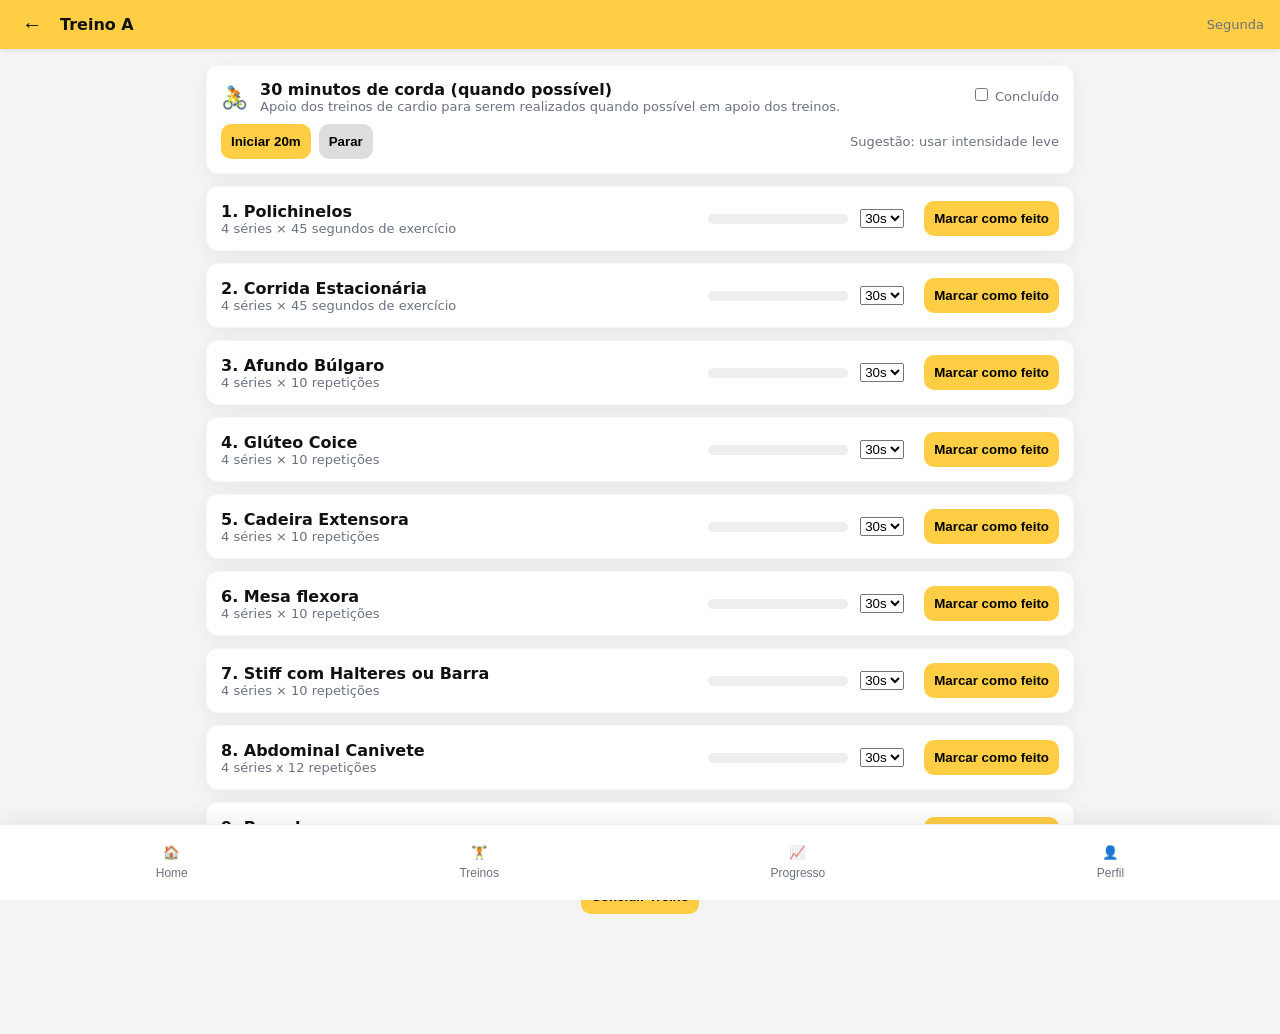
<file: fitbrother/bruna/train.html>
<!doctype html>
<html lang="pt-BR">
<head>
<meta charset="utf-8" />
<meta name="viewport" content="width=device-width,initial-scale=1" />
<title>Treino do Dia</title>
<style>
:root{
  --primary:#ffce45; --primary-600:#e0b000;
  --bg:#f5f5f5; --card:#fff; --text:#111; --muted:#6b7280; --success:#34d399;
  --glass: rgba(255,255,255,0.6);
  --shadow: 0 6px 20px rgba(0,0,0,0.06);
}
*{box-sizing:border-box}
html,body{height:100%}
body{margin:0;font-family:Inter,system-ui,Arial,Helvetica,sans-serif;background:var(--bg);color:var(--text);-webkit-font-smoothing:antialiased}
.header{
  background:var(--primary);
  padding:12px 16px;
  display:flex;
  align-items:center;
  gap:12px;
  box-shadow:0 2px 6px rgba(0,0,0,0.08);
}
.back{font-size:20px;cursor:pointer;border:none;background:transparent}
.title{font-weight:800;font-size:16px}
.container{padding:16px;padding-bottom:120px}
.banner{height:0px} /* reserved if needed */

.card{
  background:var(--card);
  padding:14px;
  border-radius:12px;
  margin-bottom:12px;
  box-shadow:var(--shadow);
  border:1px solid rgba(0,0,0,0.03);
}

.box { /* legacy alias for card-like elements */
  background:var(--card);
  padding:12px;border-radius:12px;margin-bottom:12px;box-shadow:var(--shadow);
}

.small{font-size:13px;color:var(--muted)}
.exercise-card{display:flex;flex-direction:column;gap:10px}
.exercise-card h3{margin:0;font-size:16px}
.exercise-card .desc{margin:0;color:var(--muted);font-size:13px}
.controls{display:flex;gap:8px;align-items:center;margin-top:8px}
.done-btn{background:var(--primary);border:none;padding:10px;border-radius:10px;font-weight:800;cursor:pointer;transition:all .18s}
.done-btn:active{transform:translateY(1px)}
.done-btn.done{background:var(--success);color:#fff}
.progress-bar{height:10px;background:#eee;border-radius:10px;overflow:hidden;width:140px}
.progress-fill{height:100%;background:linear-gradient(90deg,var(--primary),var(--primary-600));width:0%;transition:width .3s}
.timer{font-weight:700}
.info-row{display:flex;gap:12px;align-items:center}

.bottom-nav{position:fixed;left:0;right:0;bottom:0;height:76px;background:#fff;border-top:1px solid rgba(0,0,0,0.06);display:flex;align-items:center;justify-content:space-around;padding:8px 20px;box-shadow:0 -6px 20px rgba(0,0,0,0.06)}
.nav-button{display:flex;flex-direction:column;align-items:center;border:none;background:transparent;cursor:pointer;gap:6px}
.nav-button span{font-size:12px;color:var(--muted)}
.action-row{display:flex;gap:8px;align-items:center}

#toast{position:fixed;left:50%;transform:translateX(-50%);bottom:96px;background:#111;color:#fff;padding:10px 14px;border-radius:10px;display:none;z-index:1400;box-shadow:0 6px 20px rgba(0,0,0,0.4)}

/* responsive */
@media(min-width:720px){
  .container{max-width:900px;margin:0 auto}
  .exercise-card{flex-direction:row;align-items:center;justify-content:space-between}
  .exercise-card .meta {min-width:320px}
}
</style>
</head>
<body>

<header class="header">
  <button class="back" id="backBtn" aria-label="Voltar">←</button>
  <div class="title" id="headerTitle">Treino</div>
  <div style="margin-left:auto" class="small" id="dayLabel">Segunda</div>
</header>

<main class="container" id="main">
  <!-- Bike card -->
  <div class="card" id="bikeCard" aria-live="polite">
    <div style="display:flex;gap:12px;align-items:center">
      <div style="font-size:22px">🚴</div>
      <div style="flex:1">
        <div style="font-weight:700">30 minutos de corda (quando possível)</div>
        <div class="small">Apoio dos treinos de cardio para serem realizados quando possível em apoio dos treinos.</div>
      </div>
      <div style="margin-left:auto;text-align:right">
        <label class="small" style="display:block"><input type="checkbox" id="bikeDone"> Concluído</label>
        <div style="height:6px"></div>
        <div class="timer small" id="bikeTimer"></div>
      </div>
    </div>

    <div style="margin-top:10px;display:flex;gap:8px;align-items:center">
      <button id="startBike" class="done-btn">Iniciar 20m</button>
      <button id="stopBike" class="done-btn" style="background:#ddd;color:#000">Parar</button>
      <div class="small" style="margin-left:auto">Sugestão: usar intensidade leve</div>
    </div>
  </div>

  <!-- Exercises list -->
  <div id="exerciseList"></div>

  <div style="display:flex;gap:12px;justify-content:center;margin-top:6px">
    <button id="finishAll" class="done-btn">Concluir Treino</button>
  </div>
</main>

<nav class="bottom-nav" aria-label="Navegação inferior">
  <button class="nav-button" id="navHome" title="Home">🏠<span>Home</span></button>
  <button class="nav-button" id="navTrain" title="Treinos">🏋️<span>Treinos</span></button>
  <button class="nav-button" id="navProgress" title="Progresso">📈<span>Progresso</span></button>
  <button class="nav-button" id="navProfile" title="Perfil">👤<span>Perfil</span></button>
</nav>

<div id="toast" role="status" aria-live="polite"></div>

<script>
/* -------------------------
   Helpers & storage keys
   ------------------------- */
function $(sel){return document.querySelector(sel)}
function $all(sel){return Array.from(document.querySelectorAll(sel))}
const KEY_EX_DONE = 'exercise_done_v3';
const KEY_DONE = 'treinosConcluidos_v2';
const KEY_HISTORY = 'history_v2';
const KEY_POINTS = 'points_v2';
const KEY_BIKE = 'bike_v2';
const KEY_GAMER = 'gamer_v1';

function nowYMD(d=new Date()){ return `${d.getFullYear()}-${String(d.getMonth()+1).padStart(2,'0')}-${String(d.getDate()).padStart(2,'0')}`; }
function showToast(msg, t=1400){
  const el = $('#toast'); el.innerText = msg; el.style.display='block'; el.style.opacity=1;
  setTimeout(()=>{ el.style.opacity=0; setTimeout(()=> el.style.display='none',300); }, t);
}

/* -------------------------
   Data: exercises with desc
   ------------------------- */
const mapDayToTreino = {segunda:'A',terca:'C',quarta:'A',quinta:'B',sexta:'A'};
const treinos = {
  A:[
    {nome:'Polichinelos', desc:'4 séries × 45 segundos de exercício'},
    {nome:'Corrida Estacionária', desc:'4 séries × 45 segundos de exercício'},
    {nome:'Afundo Búlgaro', desc:'4 séries × 10 repetições'},
    {nome:'Glúteo Coice', desc:'4 séries × 10 repetições'},
    {nome:'Cadeira Extensora', desc:'4 séries × 10 repetições'},
    {nome:'Mesa flexora', desc:'4 séries × 10 repetições'},
    {nome:'Stiff com Halteres ou Barra', desc:'4 séries × 10 repetições'},
    {nome:'Abdominal Canivete', desc:'4 séries x 12 repetições'},
    {nome:'Prancha', desc:'4 séries x 45 minutos'}
  ],
  B:[
    {nome:'Polichinelos', desc:'4 séries × 45 segundos de exercício'},
    {nome:'Corrida Estacionária', desc:'4 séries × 45 segundos de exercício'},
    {nome:'Barra fixa no Gráviton (máquina)', desc:'4 séries × 10 repetições'},
    {nome:'Remada Curvada com Halteres', desc:'4 séries × 10 repetições'},
    {nome:'Rosca Martelo', desc:'4 séries × 10 repetições'},
    {nome:'Rosca Concentrada ou Rosca Direta com Barra', desc:'4 séries × 10 repetições'},
    {nome:'Abdominal Canivete', desc:'4 séries x 12 repetições'},
    {nome:'Prancha', desc:'4 séries x 45 minutos'}
  ],
  C:[
    {nome:'Polichinelos', desc:'4 séries × 45 segundos de exercício'},
    {nome:'Corrida Estacionária', desc:'4 séries × 45 segundos de exercício'},
    {nome:'Barra fixa no Gráviton (máquina)', desc:'4 séries × 10 repetições'},
    {nome:'Remada Curvada com Halteres', desc:'4 séries × 10 repetições'},
    {nome:'Rosca Martelo', desc:'4 séries × 10 repetições'},
    {nome:'Rosca Concentrada ou Rosca Direta com Barra', desc:'4 séries × 10 repetições'},
    {nome:'Abdominal Canivete', desc:'4 séries x 12 repetições'},
    {nome:'Prancha', desc:'4 séries x 45 minutos'}
  ]
};

/* -------------------------
   Determine day & treino
   ------------------------- */
const params = new URLSearchParams(location.search);
let day = params.get('day') || 'segunda';
if(day === 'hoje'){
  const w = new Date().getDay(); // 0 Sun - 6 Sat
  const mapIdx = {1:'segunda',2:'terca',3:'quarta',4:'quinta',5:'sexta'};
  day = mapIdx[w] || 'segunda';
}
const treinoKey = mapDayToTreino[day] || 'A';
$('#headerTitle').innerText = `Treino ${treinoKey}`;
$('#dayLabel').innerText = day.charAt(0).toUpperCase() + day.slice(1);

/* -------------------------
   State
   ------------------------- */
let state = JSON.parse(localStorage.getItem(KEY_EX_DONE) || '{}');

/* -------------------------
   Render exercises
   ------------------------- */
const elList = $('#exerciseList');

function render(){
  elList.innerHTML = '';
  const arr = treinos[treinoKey];
  arr.forEach((ex, i) => {
    const key = `${day}_${i}`;
    const done = !!state[key];
    const card = document.createElement('div');
    card.className = 'card exercise-card';
    card.innerHTML = `
      <div style="flex:1">
        <h3>${i+1}. ${ex.nome}</h3>
        <p class="desc">${ex.desc}</p>
      </div>
      <div class="meta" style="display:flex;align-items:center;gap:12px;margin-left:12px">
        <div class="progress-bar" aria-hidden><div class="progress-fill" id="fill-${i}" style="width:${done?100:0}%"></div></div>
        <select id="sel-${i}" aria-label="Duração/tempo">
          <option value="30">30s</option><option value="45">45s</option><option value="60">60s</option>
        </select>
        <button class="done-btn ${done?'done':''}" id="btn-${i}" aria-pressed="${done?true:false}" style="margin-left:8px">${done?'✔ Feito':'Marcar como feito'}</button>
      </div>
    `;
    elList.appendChild(card);

    // handlers
    card.querySelector('#btn-'+i).addEventListener('click', ()=> toggleDone(i));
    card.querySelector('#sel-'+i).addEventListener('change', ()=> {/* reserved */});
  });
}
render();

/* -------------------------
   Toggle done for an exercise
   ------------------------- */
function toggleDone(i){
  const key = `${day}_${i}`;
  state[key] = !state[key];
  if(!state[key]) delete state[key];
  localStorage.setItem(KEY_EX_DONE, JSON.stringify(state));
  const btn = $('#btn-'+i), fill = $('#fill-'+i);
  if(state[key]){
    btn.classList.add('done'); btn.innerText='✔ Feito'; btn.setAttribute('aria-pressed','true');
    if(fill) fill.style.width='100%';
    playSuccess();
  }else{
    btn.classList.remove('done'); btn.innerText='Marcar como feito'; btn.setAttribute('aria-pressed','false');
    if(fill) fill.style.width='0%';
  }
}

/* -------------------------
   Finish all - mark day done
   ------------------------- */
$('#finishAll').addEventListener('click', ()=>{
  const doneObj = JSON.parse(localStorage.getItem(KEY_DONE) || '{}');
  doneObj[day] = true;
  localStorage.setItem(KEY_DONE, JSON.stringify(doneObj));

  // add to history
  const history = JSON.parse(localStorage.getItem(KEY_HISTORY) || '[]');
  history.unshift({day:day, date:nowYMD()});
  localStorage.setItem(KEY_HISTORY, JSON.stringify(history.slice(0,200)));

  // points
  const pts = Number(localStorage.getItem(KEY_POINTS) || 0) + 15;
  localStorage.setItem(KEY_POINTS, String(pts));

  // notify parent (home)
  try{ window.opener && window.opener.postMessage({type:'treinoConcluido', day}, '*'); }catch(e){}
  try{ window.parent && window.parent.postMessage({type:'treinoConcluido', day}, '*'); }catch(e){}

  showToast('Treino concluído! Bom trabalho!');
  setTimeout(()=> location.href='index.html', 900);
});

/* -------------------------
   Bike timer controls
   ------------------------- */
let bikeIv = null;
let bikeRemaining = 0;

$('#startBike').addEventListener('click', ()=>{
  startCountdown(30*60, '#bikeTimer', ()=>{
    $('#bikeDone').checked = true;
    localStorage.setItem(KEY_BIKE, nowYMD());
    showToast('30 minutos concluídos ✔');
  });
});

$('#stopBike').addEventListener('click', ()=>{
  clearInterval(bikeIv);
  bikeIv = null;
  $('#bikeTimer').innerText = '';
});

function startCountdown(sec, sel, cb){
  clearInterval(bikeIv);
  bikeRemaining = sec;
  const el = document.querySelector(sel);
  el.innerText = formatTime(bikeRemaining);
  bikeIv = setInterval(()=>{
    bikeRemaining--;
    if(bikeRemaining < 0){
      clearInterval(bikeIv); bikeIv = null;
      el.innerText = '✔ Pronto';
      cb && cb();
      return;
    }
    el.innerText = formatTime(bikeRemaining);
  }, 1000);
}
function formatTime(s){ return `${String(Math.floor(s/60)).padStart(2,'0')}:${String(s%60).padStart(2,'0')}`; }

/* -------------------------
   Success sound (subtle)
   ------------------------- */
function playSuccess(){
  try{
    const ctx = new (window.AudioContext || window.webkitAudioContext)();
    const o = ctx.createOscillator();
    const g = ctx.createGain();
    o.type = 'sine';
    o.frequency.value = 880;
    g.gain.value = 0.0001;
    o.connect(g); g.connect(ctx.destination);
    o.start(0);
    g.gain.exponentialRampToValueAtTime(0.12, ctx.currentTime + 0.02);
    g.gain.exponentialRampToValueAtTime(0.0001, ctx.currentTime + 0.16);
    setTimeout(()=>{ o.stop(); ctx.close(); }, 220);
  }catch(e){}
}

/* -------------------------
   Restore state on load
   ------------------------- */
(function restore(){
  // bike checkbox
  const bike = localStorage.getItem(KEY_BIKE);
  if(bike && bike === nowYMD()) $('#bikeDone').checked = true;

  // exercise states
  state = JSON.parse(localStorage.getItem(KEY_EX_DONE) || '{}');
  treinos[treinoKey].forEach((_, i)=>{
    const k = `${day}_${i}`;
    if(state[k]){
      const btn = $('#btn-'+i);
      const fill = $('#fill-'+i);
      if(btn){ btn.classList.add('done'); btn.innerText='✔ Feito'; btn.setAttribute('aria-pressed','true'); }
      if(fill) fill.style.width='100%';
    }
  });
})();

/* -------------------------
   Header / nav bindings
   ------------------------- */
$('#backBtn').addEventListener('click', ()=> location.href='index.html');
$('#navHome').addEventListener('click', ()=> location.href='index.html');
$('#navTrain').addEventListener('click', ()=> location.href='treino.html?day=hoje');
$('#navProgress').addEventListener('click', ()=> location.href='progresso.html');
$('#navProfile').addEventListener('click', ()=> location.href='perfil.html');

/* keyboard accessibility (quick mark finished) */
window.addEventListener('keydown', (e)=>{
  if((e.ctrlKey||e.metaKey) && e.key.toLowerCase() === 'm'){
    // mark all exercises done (quick dev helper)
    treinos[treinoKey].forEach((_,i)=>{ const k = `${day}_${i}`; state[k]=true; });
    localStorage.setItem(KEY_EX_DONE, JSON.stringify(state));
    render();
    showToast('Todos marcados ✔');
  }
});
</script>

</body>
</html>
</file>
